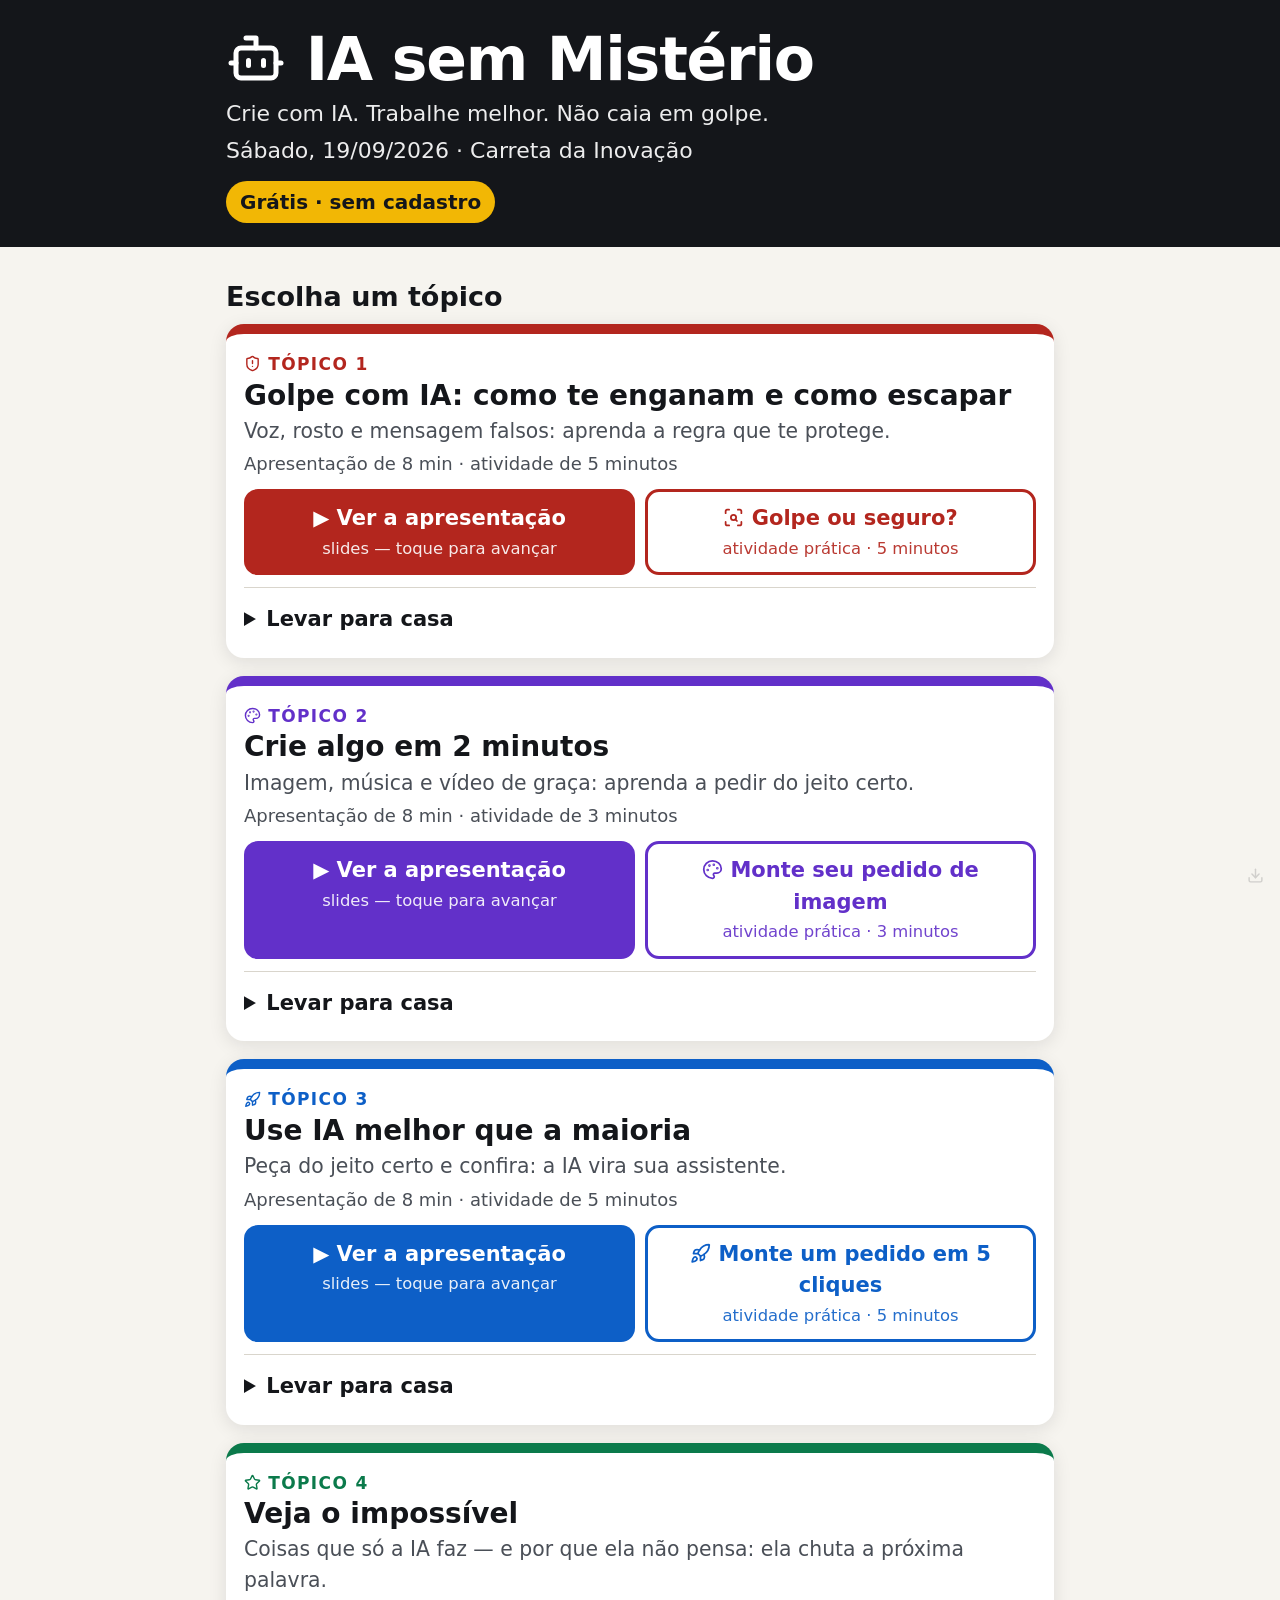
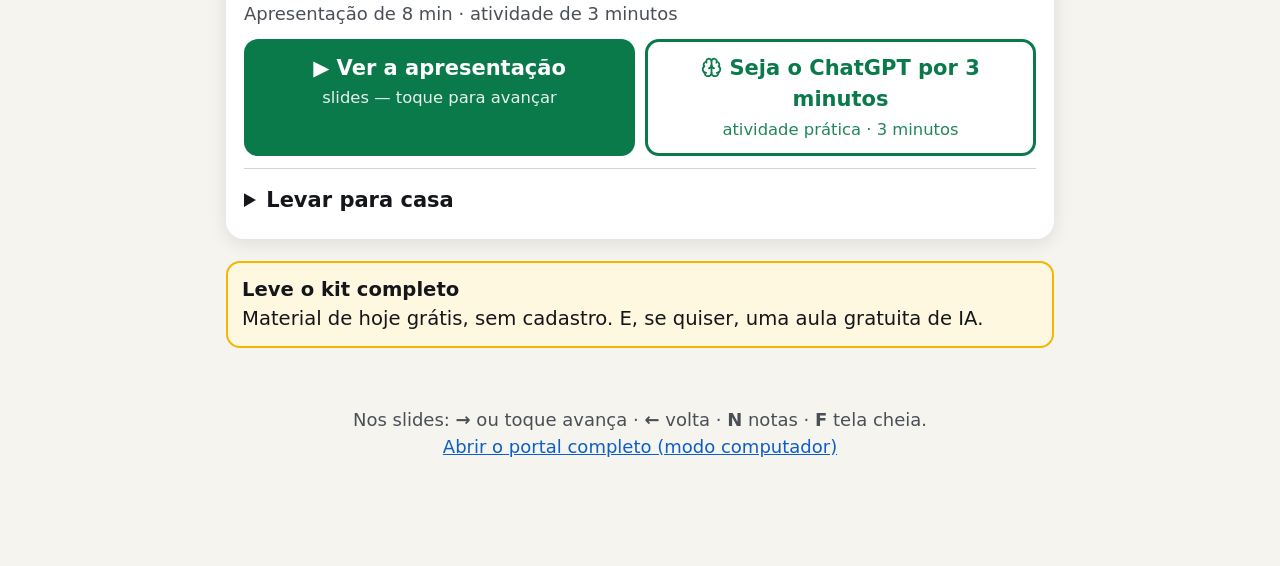
<file: index.html>
<!DOCTYPE html>
<html lang="pt-BR">
<head>
  <meta charset="utf-8">
  <meta name="viewport" content="width=device-width, initial-scale=1">
  <meta name="theme-color" content="#14161A">
  <link rel="icon" href="data:,">
  <title>IA sem Mistério — apresentações e atividades</title>
  <link rel="stylesheet" href="04-apps/shared/estilo.css">
  <link rel="stylesheet" href="04-apps/shared/animacoes.css">
  <style>
    body { margin: 0; }
    .heroi { background: var(--texto); color: #fff; padding: 28px 0 24px; }
    .heroi .in { max-width: 860px; margin: 0 auto; padding: 0 16px; }
    .heroi h1 { font-size: clamp(2rem, 8vw, 3rem); margin: 0 0 6px; line-height: 1.05; }
    .heroi p { margin: 4px 0 0; font-size: 1.1rem; opacity: .92; }
    .heroi .grat { display: inline-block; margin-top: 14px; background: var(--destaque); color: var(--texto); font-weight: 800; padding: 6px 14px; border-radius: 999px; font-size: 1rem; opacity: 1; }
    main { max-width: 860px; margin: 0 auto; padding: 8px 16px 48px; }
    h2.sec { font-size: 1.35rem; margin: 26px 0 12px; }
    .topico { background: var(--superficie); border-radius: 18px; border-top: 10px solid var(--cor); box-shadow: var(--sombra); padding: 18px 18px 16px; margin: 0 0 18px; }
    .topico .num { font-size: .85rem; font-weight: 800; letter-spacing: .08em; text-transform: uppercase; color: var(--cor); }
    .topico h3 { font-size: 1.4rem; margin: 2px 0 4px; line-height: 1.15; }
    .topico .desc { margin: 0 0 4px; color: var(--texto-suave); font-size: 1.02rem; }
    .topico .meta { font-size: .9rem; color: var(--texto-suave); margin: 0 0 12px; }
    .acoes { display: grid; grid-template-columns: 1fr; gap: 10px; }
    @media (min-width: 620px) { .acoes { grid-template-columns: 1fr 1fr; } }
    .acoes a { background: var(--cor); color: #fff; text-decoration: none; font-weight: 800; text-align: center; padding: 14px 16px; border-radius: 14px; font-size: 1.05rem; display: block; }
    .acoes a.sec2 { background: #fff; color: var(--cor); border: 3px solid var(--cor); padding: 11px 16px; }
    .acoes a small { display: block; font-weight: 500; opacity: .9; font-size: .82rem; margin-top: 2px; }
    details { margin-top: 12px; border-top: 1px solid var(--borda); padding-top: 10px; }
    summary { cursor: pointer; font-weight: 800; font-size: 1.05rem; padding: 6px 0; }
    .frase { font-size: 1.15rem; font-weight: 800; margin: 10px 0 12px; line-height: 1.3; }
    .rot { font-size: .8rem; font-weight: 800; letter-spacing: .06em; text-transform: uppercase; color: var(--texto-suave); margin: 14px 0 6px; }
    .passos { display: flex; flex-wrap: wrap; gap: 6px; }
    .passos span { border: 2px solid var(--cor); color: var(--cor); font-weight: 800; border-radius: 999px; padding: 4px 12px; font-size: .95rem; }
    .nota { margin: 8px 0 0; font-size: .95rem; color: var(--texto-suave); }
    .links { display: grid; gap: 8px; }
    .ferr { display: flex; align-items: center; gap: 12px; text-decoration: none; color: var(--texto); background: var(--fundo); border: 2px solid var(--borda); border-radius: 14px; padding: 12px 14px; min-height: 60px; }
    .ferr:hover, .ferr:focus-visible { border-color: var(--cor); }
    .ferr:focus-visible { outline: 4px solid var(--destaque); outline-offset: 2px; }
    .ferr .ico { flex: none; width: 34px; height: 34px; border-radius: 50%; background: var(--cor); color: #fff; display: flex; align-items: center; justify-content: center; font-weight: 800; font-size: 1.1rem; }
    .ferr .ico .ico-svg { width: 20px; height: 20px; }
    .ferr .seta-pulsa { flex: none; margin-left: auto; padding-left: 4px; color: var(--cor); font-size: 1.35rem; font-weight: 800; line-height: 1; }
    /* Ao abrir o "Levar para casa", os blocos entram em sequência (o atraso de cada um vem em --atraso).
       A animação nasce com o [open], então roda a cada abertura; animacoes.css fornece o keyframe e o easing. */
    details[open] .seq { animation: an-sobe .6s var(--anim-suave) var(--atraso, 0s) backwards; }
    @media (prefers-reduced-motion: reduce) { details[open] .seq { animation: none; } }
    .ferr strong { display: block; font-size: 1.05rem; line-height: 1.2; }
    .ferr small { display: block; color: var(--texto-suave); font-size: .88rem; margin-top: 1px; }
    .aviso { background: #fff8e1; border: 2px solid var(--destaque); border-radius: 14px; padding: 12px 14px; margin: 22px 0 0; font-size: .98rem; }
    .rodape { margin-top: 30px; font-size: .9rem; color: var(--texto-suave); }
    .rodape a { color: var(--link); }
  </style>
</head>
<body>
  <header class="heroi">
    <div class="in">
      <h1>🤖 IA sem Mistério</h1>
      <p id="slogan"></p>
      <p id="quando"></p>
      <span class="grat">Grátis · sem cadastro</span>
    </div>
  </header>

  <main>
    <h2 class="sec">Escolha um tópico</h2>
    <div id="topicos"></div>

    <div class="aviso" id="oferta" hidden></div>

    <p class="rodape">
      Nos slides: <b>→</b> ou toque avança · <b>←</b> volta · <b>N</b> notas · <b>F</b> tela cheia.<br>
      <a href="04-apps/portal/index.html">Abrir o portal completo (modo computador)</a>
    </p>
  </main>

  <script src="04-apps/shared/config.js"></script>
  <script src="04-apps/shared/icones.js"></script>
  <script src="04-apps/shared/baixar-offline.js"></script>
  <script src="04-apps/shared/dados-ferramentas.js"></script>
  <script src="04-apps/portal/dados-trilhas.js"></script>
  <script src="05-apresentacao/shows.dados.js"></script>
  <script>
  (function () {
    "use strict";
    var EV = window.EVENTO || {};
    var P = (window.TRILHAS_PORTAL || {}).trilhas || {};
    var SHOWS = window.SHOWS || {};
    var FER = {}; (window.FERRAMENTAS || []).forEach(function (f) { FER[f.id] = f; });

    function el(tag, attrs, filhos) {
      var n = document.createElement(tag);
      Object.keys(attrs || {}).forEach(function (k) {
        if (k === "class") n.className = attrs[k]; else if (k === "text") n.textContent = attrs[k];
        else if (attrs[k] !== null && attrs[k] !== undefined) n.setAttribute(k, attrs[k]);
      });
      [].concat(filhos || []).forEach(function (f) { if (f) n.appendChild(typeof f === "string" ? document.createTextNode(f) : f); });
      return n;
    }

    // Trilha ↔ tópico (mesma ordem dos slides) e cor de cada uma
    var TOPICOS = [
      { n: 1, trilha: "perigos",       icone: "🛡️", cor: "var(--perigos)" },
      { n: 2, trilha: "generativa",    icone: "🎨", cor: "var(--generativa)" },
      { n: 3, trilha: "produtividade", icone: "🚀", cor: "var(--produtividade)" },
      { n: 4, trilha: "incriveis",     icone: "⭐", cor: "var(--incriveis)" }
    ];

    // Nome curto + uma linha para cada link (as URLs vêm do catálogo do projeto)
    var LINK = {
      "teste-phishing-jigsaw": ["Teste de phishing (Google)", "Golpe ou verdadeiro?"],
      "which-face-is-real":    ["Which Face Is Real", "Qual rosto é de verdade?"],
      "duck-ai":               ["Duck.ai", "Converse com a IA"],
      "bing-image-creator":    ["Bing Image Creator", "Crie imagens · login opcional"],
      "flux-schnell":          ["FLUX.1 schnell", "Crie imagens · pode ter fila"],
      "ai-duet":               ["AI Duet", "Toque e a IA responde · no computador"],
      "chatgpt-sem-login":     ["ChatGPT", "Converse com a IA"],
      "quick-draw":            ["Quick, Draw!", "Você desenha, a IA adivinha"],
      "plantnet":              ["Pl@ntNet", "Foto de planta → nome"]
    };
    var LEVAR = {
      perigos:       { passos: ["PRESSA?", "DESLIGA", "LIGA DE VOLTA", "PERGUNTA A PALAVRA"], nota: "Ligue de OUTRO telefone, se puder. Senha e código: ninguém pede, ninguém dá.",
                       links: ["teste-phishing-jigsaw", "which-face-is-real"] },
      generativa:    { passos: ["O QUÊ", "QUE ESTILO", "ONDE", "QUE DETALHES"], links: ["bing-image-creator", "flux-schnell", "ai-duet"] },
      produtividade: { passos: ["P Papel", "E Explique", "D Detalhe", "I Indique", "R Revise"], links: ["chatgpt-sem-login", "duck-ai"] },
      incriveis:     { links: ["quick-draw", "which-face-is-real", "plantnet"] }
    };

    document.getElementById("slogan").textContent = EV.slogan || "";
    document.getElementById("quando").textContent = [EV.data, EV.local].filter(Boolean).join(" · ");

    var raiz = document.getElementById("topicos");
    TOPICOS.forEach(function (t) {
      var d = P[t.trilha] || {}, s = SHOWS[String(t.n)] || {}, lev = d.levar || {}, fz = d.fazer || {};
      var card = el("section", { class: "topico", style: "--cor:" + t.cor });
      card.appendChild(el("div", { class: "num", text: t.icone + " Tópico " + t.n }));
      card.appendChild(el("h3", { text: s.titulo || d.titulo || "" }));
      if (d.descricao) card.appendChild(el("p", { class: "desc", text: d.descricao }));
      card.appendChild(el("p", { class: "meta", text: "Apresentação de 8 min" + (fz.duracao ? " · atividade de " + fz.duracao : "") }));

      var acoes = el("div", { class: "acoes" }, [
        el("a", { href: "05-apresentacao/slides.html?show=" + t.n }, ["▶ Ver a apresentação", el("small", { text: "slides — toque para avançar" })]),
        fz.app ? el("a", { class: "sec2", href: "04-apps/" + fz.app + "/index.html" }, [(fz.emoji || "🎮") + " " + (fz.titulo || "Atividade"), el("small", { text: "atividade prática" + (fz.duracao ? " · " + fz.duracao : "") })]) : null
      ]);
      card.appendChild(acoes);

      // Levar para casa: frase curta + regra em uma linha + links grandes
      var lv = LEVAR[t.trilha] || {};
      var det = el("details", {}, [el("summary", { text: "Levar para casa" })]);
      // Cada bloco recebe class "seq" + atraso crescente: entram um após o outro quando o acordeão abre
      var relogio = 0;
      function seq(passo) { var a = "--atraso:" + relogio.toFixed(2) + "s"; relogio += passo; return a; }
      if (lev.fraseChave) det.appendChild(el("p", { class: "frase seq", style: seq(.15), text: lev.fraseChave }));
      if (lv.passos) {
        det.appendChild(el("div", { class: "rot seq", style: seq(.1), text: "A regra" }));
        det.appendChild(el("div", { class: "passos" }, lv.passos.map(function (x) { return el("span", { class: "seq", style: seq(.08), text: x }); })));
        if (lv.nota) det.appendChild(el("p", { class: "nota seq", style: seq(.15), text: lv.nota }));
      }
      var itens = (lv.links || []).map(function (id) { var f = FER[id], x = LINK[id]; return f && x ? { url: f.url, nome: x[0], sub: x[1] } : null; }).filter(Boolean);
      if (itens.length) {
        det.appendChild(el("div", { class: "rot seq", style: seq(.1), text: "Para testar no celular" }));
        // Link: ícone do site (globo) à esquerda e seta pulsante à direita
        det.appendChild(el("div", { class: "links" }, itens.map(function (f) {
          var ico = el("span", { class: "ico", "aria-hidden": "true" });
          ico.innerHTML = window.IAIcones ? window.IAIcones.svg("globe") : "";
          return el("a", { class: "ferr seq", style: seq(.12), href: f.url, target: "_blank", rel: "noopener noreferrer" }, [
            ico,
            el("span", {}, [el("strong", { text: f.nome }), el("small", { text: f.sub })]),
            el("span", { class: "seta-pulsa", "aria-hidden": "true", text: "↗" })
          ]);
        })));
      }
      card.appendChild(det);
      raiz.appendChild(card);
    });

    var of = EV.oferta || {};
    var partes = [of.titulo, of.texto].filter(Boolean);
    if (partes.length) {
      var caixa = document.getElementById("oferta");
      caixa.appendChild(el("b", { text: partes[0] }));
      if (partes[1]) caixa.appendChild(el("div", { text: partes[1] }));
      if (of.aulaGratuita && !/A DEFINIR/i.test(of.aulaGratuita)) caixa.appendChild(el("div", { text: of.aulaGratuita }));
      caixa.hidden = false;
    }
  })();
  </script>
</body>
</html>
</file>
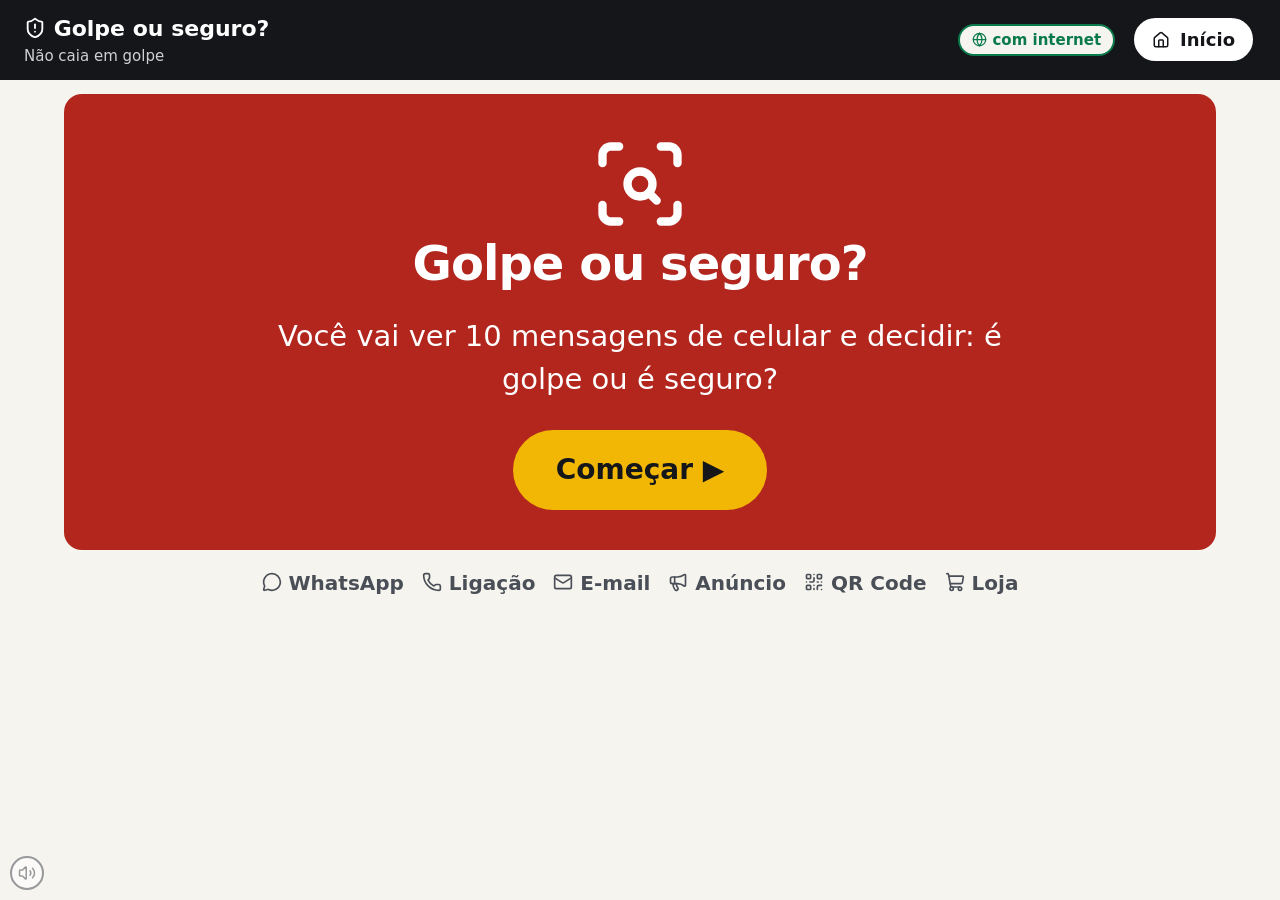
<file: 04-apps/detector-de-golpes/index.html>
<!DOCTYPE html>
<html lang="pt-BR">
<head>
  <meta charset="utf-8">
  <meta name="viewport" content="width=device-width, initial-scale=1">
  <title>Golpe ou seguro? — Não caia em golpe</title>
  <link rel="stylesheet" href="../shared/estilo.css">
  <link rel="stylesheet" href="../shared/animacoes.css">
  <style>
    .conteudo { padding-top: 14px; padding-bottom: 14px; }

    /* ---------- Início ---------- */
    .inicio-faixa { padding: 40px 24px; }
    .inicio-faixa .icone-grande { font-size: 5rem; line-height: 1; }
    .inicio-faixa p { font-size: 1.45rem; max-width: 780px; margin: 0 auto 28px; }
    .inicio-exemplo { display: flex; justify-content: center; gap: 18px; margin-top: 18px; color: var(--texto-suave); font-weight: 700; }

    /* ---------- Rodada ---------- */
    .rodada-topo { display: flex; align-items: center; gap: 16px; margin-bottom: 8px; }
    .rodada-topo h2 { margin: 0; font-size: 1.3em; white-space: nowrap; }
    .rodada-topo .progresso { flex: 1; margin: 0; }
    .rodada-topo .btn { min-height: 48px; padding: 6px 18px; font-size: .95rem; }
    .situacao {
      max-width: 880px; margin: 0 auto 10px; padding: 6px 14px;
      background: var(--cor-clara); border-left: 8px solid var(--cor); border-radius: 10px;
      font-weight: 600; line-height: 1.35;
    }
    .palco { display: flex; justify-content: center; margin-bottom: 14px; }
    .respostas { display: grid; grid-template-columns: 1fr 1fr; gap: 22px; max-width: 880px; margin: 0 auto; }
    .btn-resposta { min-height: 92px; font-size: 1.75rem; border-radius: 22px; letter-spacing: .03em; color: #fff; }
    .btn-resposta .ico { font-size: 2.1rem; }
    .btn-resposta.golpe { background: var(--errado); }
    .btn-resposta.seguro { background: var(--certo); }
    body.simples .btn-resposta { min-height: 104px; font-size: 2rem; }

    /* ---------- Balão (visual de cada canal) ---------- */
    .balao {
      width: 100%; max-width: 880px; text-align: left; font-size: .95em; line-height: 1.42;
      background: #fff; border: 2px solid var(--borda); border-radius: 18px; overflow: hidden; box-shadow: var(--sombra);
    }
    .balao .cab { display: flex; align-items: center; gap: 12px; padding: 8px 16px; }
    .balao .avatar {
      width: 44px; height: 44px; flex: none; border-radius: 50%; background: #fff;
      display: flex; align-items: center; justify-content: center; font-size: 1.5rem;
    }
    .balao .nome { font-weight: 800; line-height: 1.2; }
    .balao .sub { font-size: .78em; line-height: 1.25; }
    .balao .corpo { padding: 12px 16px; }
    .aviso-numero { display: inline-block; margin-top: 2px; padding: 1px 10px; border-radius: 999px; background: #FFE082; color: #3A2A00; font-weight: 800; }
    .hora { display: block; text-align: right; font-size: .72em; color: #5B6470; margin-top: 2px; }
    .rot-transcricao { font-size: .72em; font-weight: 800; letter-spacing: .04em; text-transform: uppercase; color: #4A4F57; margin-top: 6px; }
    .transcrito { font-style: italic; }

    /* WhatsApp */
    .balao.zap .cab { background: #1F5E54; color: #fff; }
    .balao.zap .corpo { background: #ECE5DD; }
    .balao.zap .msg { background: #fff; border-radius: 4px 14px 14px 14px; padding: 8px 12px; max-width: 94%; box-shadow: 0 1px 1px rgba(0,0,0,.12); }
    .encaminhado { font-size: .78em; color: #5B6470; font-style: italic; margin-bottom: 4px; }
    .audio { display: flex; align-items: center; gap: 10px; font-weight: 800; color: #1F5E54; }
    .audio .play { width: 34px; height: 34px; border-radius: 50%; background: #1F5E54; color: #fff; display: flex; align-items: center; justify-content: center; font-size: .9em; }
    .audio .onda { flex: 1; min-width: 120px; height: 20px; border-radius: 4px; background: repeating-linear-gradient(90deg, #6E9E96 0 3px, transparent 3px 7px); }
    .video-falso { display: flex; align-items: center; justify-content: center; gap: 10px; height: 64px; margin-bottom: 6px; border-radius: 10px; background: #26292E; color: #fff; font-weight: 800; }
    .anexo { display: inline-block; margin-bottom: 6px; padding: 4px 10px; border-radius: 8px; background: #F1F3F4; font-weight: 700; font-size: .85em; }

    /* SMS */
    .balao.sms .cab { background: #EEF1F5; border-bottom: 1px solid var(--borda); }
    .balao.sms .avatar { background: #D5DBE3; }
    .balao.sms .msg { background: #E6EAF0; border-radius: 16px 16px 16px 4px; padding: 10px 14px; max-width: 94%; }

    /* Ligação */
    .balao.ligacao { background: #15202B; color: #fff; border-color: #15202B; }
    .balao.ligacao .cab { padding: 10px 18px; }
    .balao.ligacao .tel { font-size: 2.3em; line-height: 1; animation: tocar 1.2s infinite; }
    .balao.ligacao .corpo { margin: 0 12px 12px; border-radius: 12px; background: #fff; color: var(--texto); }
    .balao.ligacao .botoes-tel { margin-left: auto; display: flex; gap: 10px; font-size: 1.3em; }
    .balao.ligacao .botoes-tel span { width: 44px; height: 44px; border-radius: 50%; display: flex; align-items: center; justify-content: center; }
    @keyframes tocar { 0%, 100% { transform: rotate(0); } 20% { transform: rotate(-14deg); } 40% { transform: rotate(14deg); } 60% { transform: rotate(0); } }

    /* E-mail */
    .balao.email .cab { display: block; background: #F3F4F6; border-bottom: 1px solid var(--borda); }
    .balao.email .de { font-size: .85em; }
    .balao.email .assunto { font-weight: 800; }

    /* Anúncio */
    .balao.anuncio .cab { border-bottom: 1px solid var(--borda); }
    .balao.anuncio .avatar { background: #F1F3F4; }
    .grade-anuncio { display: grid; grid-template-columns: 190px 1fr; gap: 14px; align-items: center; padding: 12px 16px; }
    .midia-falsa {
      position: relative; height: 150px; border-radius: 12px; font-size: 3.6em;
      display: flex; align-items: center; justify-content: center;
      background: linear-gradient(135deg, #FFD9A8, #F28B82);
    }
    .midia-falsa .legenda { position: absolute; left: 6px; right: 6px; bottom: 6px; padding: 2px 6px; border-radius: 6px; background: rgba(0,0,0,.7); color: #fff; font-size: .72rem; font-weight: 800; text-align: center; line-height: 1.25; }
    .cta-falso { display: inline-block; margin-top: 6px; padding: 3px 14px; border-radius: 8px; background: #0D5FC7; color: #fff; font-weight: 800; font-size: .85em; }

    /* QR Code */
    .grade-qr { display: grid; grid-template-columns: 1fr 1fr; gap: 16px; align-items: center; padding: 12px 16px; }
    .cartaz { padding: 8px; text-align: center; background: #FFF7D6; border: 3px dashed #9A7A00; border-radius: 12px; }
    .cartaz .titulo-cartaz { font-weight: 900; font-size: 1.1em; }
    .cartaz .aviso-cartaz { font-weight: 800; font-size: .8em; color: #7A1C15; }
    .qr-falso { width: 104px; height: 104px; margin: 6px auto; padding: 5px; background: #fff; border: 2px solid #000; display: grid; grid-template-columns: repeat(11, 1fr); }
    .qr-falso i.p { background: #000; }
    .tela-banco { padding: 10px 14px; border: 3px solid #2B2F77; border-radius: 16px; background: #fff; }
    .tela-banco .valor { font-size: 1.5em; font-weight: 900; }
    .tela-banco .para { font-size: 1.15em; font-weight: 800; }
    .tela-banco .falso-btn { display: inline-block; margin-top: 6px; padding: 2px 14px; border-radius: 999px; background: #2B2F77; color: #fff; font-weight: 800; font-size: .85em; }

    /* Loja */
    .balao.loja .cab { background: #F3F4F6; border-bottom: 1px solid var(--borda); font-size: .85em; }
    .barra-endereco { flex: 1; padding: 2px 12px; border: 1px solid var(--borda); border-radius: 999px; background: #fff; }
    .grade-loja { display: grid; grid-template-columns: 150px 1fr; gap: 14px; align-items: center; padding: 10px 16px; }
    .foto-produto { height: 130px; border-radius: 12px; font-size: 4em; display: flex; align-items: center; justify-content: center; background: linear-gradient(135deg, #E3EEFC, #C3D4F2); }
    .produto { font-weight: 800; }
    .estrelas { color: #8A5A00; font-size: .85em; }
    .preco-antigo { text-decoration: line-through; color: var(--texto-suave); font-size: .85em; }
    .preco { font-size: 1.45em; font-weight: 900; color: #0B7A4B; line-height: 1.1; }
    .selo-loja { display: inline-block; padding: 1px 10px; border-radius: 8px; background: #FDE8E6; color: #7A1C15; font-weight: 800; font-size: .82em; }
    .selo-loja.ok { background: #E2F5EC; color: #0B5A38; }
    .desc-loja { font-size: .86em; margin-top: 4px; }

    /* App */
    .balao.app .cab { background: #2B2F77; color: #fff; }
    .notificacao { padding: 10px 14px; border: 2px solid #2B2F77; border-radius: 14px; background: #F2F3FF; }
    .notificacao .tit { font-weight: 800; }

    /* Versão compacta (tela de explicação) */
    .balao.compacto { font-size: .8em; box-shadow: none; }
    .balao.compacto .avatar { width: 34px; height: 34px; font-size: 1.15rem; }
    .balao.compacto .cab { padding: 6px 12px; }
    .balao.compacto .corpo { padding: 8px 12px; }
    .balao.compacto .grade-anuncio { grid-template-columns: 110px 1fr; padding: 8px 12px; }
    .balao.compacto .midia-falsa { height: 100px; font-size: 2.4em; }
    .balao.compacto .grade-loja { grid-template-columns: 90px 1fr; padding: 8px 12px; }
    .balao.compacto .foto-produto { height: 90px; font-size: 2.6em; }
    .balao.compacto .grade-qr { gap: 10px; padding: 8px 12px; }
    .balao.compacto .qr-falso { width: 76px; height: 76px; }
    .balao.compacto .video-falso { height: 44px; }
    .balao.compacto.ligacao .tel { font-size: 1.8em; }
    .balao.compacto.ligacao .botoes-tel { display: none; }

    /* ---------- Explicação (feedback) ---------- */
    .fb-grade { display: grid; grid-template-columns: minmax(0, 40fr) minmax(0, 60fr); gap: 22px; align-items: start; }
    .rotulo-col { font-size: .8rem; font-weight: 800; letter-spacing: .05em; text-transform: uppercase; color: var(--texto-suave); margin: 0 0 4px; }
    .fb-grade .situacao { font-size: .82em; margin-bottom: 6px; border-left-width: 6px; }
    #fb-resultado.feedback { margin: 0 0 4px; padding: 6px 14px; border-width: 3px; }
    #fb-resultado .titulo { font-size: 1.5em; line-height: 1.15; margin: 0; }
    #fb-resultado .voce { font-size: .85em; font-weight: 600; line-height: 1.3; }
    .fb-tit { font-weight: 800; margin: 2px 0 0; line-height: 1.3; }
    .alerta-lista.fb-sinais li { padding: 2px 0 2px 34px; font-size: .92em; line-height: 1.3; }
    .alerta-lista.fb-sinais li::before { top: 1px; font-size: 1.05rem; }
    .fazer { margin-top: 6px; padding: 5px 12px; border: 3px solid var(--cor); border-radius: 14px; background: #fff; font-size: .92em; line-height: 1.35; }
    .fazer strong { color: var(--cor); }
    .selo-ia { margin-top: 6px; padding: 4px 12px; border: 2px solid #6230C9; border-radius: 12px; background: #EEE6FD; color: #33186F; font-size: .85em; font-weight: 600; line-height: 1.3; }
    .fb-acoes { display: flex; justify-content: flex-end; align-items: center; gap: 12px; margin-top: 8px; }
    .fb-acoes .btn { min-height: 64px; padding: 8px 28px; }
    .fb-acoes .btn.cor { font-size: 1.3rem; }
    body.simples .fb-acoes .btn { min-height: 72px; }
    .balao.compacto.zap .cab > div:last-child { display: none; }

    /* ---------- Resultado ---------- */
    .placar { font-size: 2.6em; font-weight: 900; line-height: 1.1; margin: 0 0 4px; }
    .placar .num { color: var(--cor); }
    .faixa-msg { font-size: 1.2em; margin: 0 auto 14px; max-width: 900px; }
    .regra {
      max-width: 980px; margin: 0 auto; padding: 16px 20px; border-radius: var(--raio);
      background: var(--cor); color: #fff; text-align: center;
    }
    .regra .passos-regra { display: flex; flex-wrap: wrap; justify-content: center; gap: 8px 14px; font-size: 1.6em; font-weight: 900; line-height: 1.2; }
    .regra .passos-regra span { white-space: nowrap; }
    .regra .seta { opacity: .75; }
    .regra .rodape-regra { margin-top: 8px; font-size: 1.1em; font-weight: 700; }
    .dica-med { max-width: 980px; margin: 12px auto 0; font-size: .95em; text-align: center; }
    .acoes-fim { display: flex; justify-content: center; gap: 18px; margin-top: 16px; }

    /* ---------- Tela alta (quiosque 1366×768 a 100%): letras e botões maiores ----------
       O layout acima é o compacto (cabe em ~614 px de altura); este bloco usa a sobra. */
    @media (min-height: 700px) {
      .rodada-topo { margin-bottom: 12px; }
      .situacao { font-size: 1.06em; padding: 8px 16px; margin-bottom: 14px; }
      .balao { font-size: 1.08em; }
      .palco { margin-bottom: 20px; }
      .btn-resposta { min-height: 112px; font-size: 2.05rem; }
      body.simples .btn-resposta { min-height: 120px; font-size: 2.2rem; }
      .balao.compacto { font-size: .86em; }
      .fb-grade .situacao { font-size: .88em; }
      #fb-resultado .titulo { font-size: 1.65em; }
      .fb-tit { margin-top: 6px; }
      .alerta-lista.fb-sinais li { padding: 4px 0 4px 36px; font-size: 1em; }
      .fazer, .selo-ia { margin-top: 10px; font-size: 1em; }
      .fb-acoes { margin-top: 14px; }
      .fb-acoes .btn { min-height: 72px; }
      .placar { font-size: 2.9em; }
      .regra .passos-regra { font-size: 1.8em; }
    }

    /* ---------- Celular (390 px): cabeçalho da rodada quebra linha e botões GOLPE/SEGURO cabem lado a lado ---------- */
    @media (max-width: 640px) {
      .inicio-exemplo { flex-wrap: wrap; gap: 8px 14px; }
      .rodada-topo { flex-wrap: wrap; gap: 8px 12px; }
      .rodada-topo .progresso { flex: 1 1 100%; order: 3; }
      .respostas { gap: 12px; }
      .btn-resposta, body.simples .btn-resposta { min-height: 84px; font-size: 1.3rem; padding: 10px 8px; gap: 6px; }
      .btn-resposta .ico { font-size: 1.6rem; }
    }
  </style>
</head>
<body class="t-perigos">
  <main class="conteudo">

    <!-- 1. INÍCIO -->
    <section class="tela ativa" id="tela-inicio">
      <div class="faixa centro inicio-faixa">
        <div class="icone-grande">🕵️</div>
        <h1>Golpe ou seguro?</h1>
        <p id="inicio-frase">Você vai ver 10 mensagens de celular e decidir: é golpe ou é seguro?</p>
        <button class="btn destaque grande" id="btn-comecar" type="button">Começar ▶</button>
      </div>
      <div class="inicio-exemplo">
        <span>💬 WhatsApp</span><span>📞 Ligação</span><span>✉️ E-mail</span><span>📢 Anúncio</span><span>🔳 QR Code</span><span>🛒 Loja</span>
      </div>
    </section>

    <!-- 2. RODADA -->
    <section class="tela" id="tela-rodada">
      <div class="rodada-topo">
        <h2 id="rodada-titulo">Mensagem 1 de 10</h2>
        <div class="progresso" id="rodada-progresso"></div>
        <span id="rodada-ouvir"></span>
      </div>
      <div class="situacao oculto" id="rodada-situacao"></div>
      <div class="palco" id="rodada-palco"></div>
      <div class="respostas">
        <button class="btn btn-resposta golpe" id="btn-golpe" type="button"><span class="ico" aria-hidden="true">🚩</span> GOLPE</button>
        <button class="btn btn-resposta seguro" id="btn-seguro" type="button"><span class="ico" aria-hidden="true">✅</span> SEGURO</button>
      </div>
    </section>

    <!-- 3. EXPLICAÇÃO -->
    <section class="tela" id="tela-feedback">
      <div class="fb-grade">
        <div>
          <p class="rotulo-col">A mensagem</p>
          <div class="situacao oculto" id="fb-situacao"></div>
          <div id="fb-palco"></div>
        </div>
        <div>
          <div class="feedback" id="fb-resultado"></div>
          <p class="fb-tit" id="fb-sinais-tit"></p>
          <ul class="alerta-lista fb-sinais" id="fb-sinais"></ul>
          <div class="fazer" id="fb-fazer"></div>
          <div class="selo-ia oculto" id="fb-ia"></div>
          <div class="fb-acoes">
            <span id="fb-ouvir"></span>
            <button class="btn cor grande" id="btn-proxima" type="button">Próxima ▶</button>
          </div>
        </div>
      </div>
    </section>

    <!-- 4. RESULTADO -->
    <section class="tela centro" id="tela-resultado">
      <p class="placar" id="res-placar"></p>
      <h2 id="res-titulo" style="margin-bottom:4px"></h2>
      <p class="faixa-msg" id="res-texto"></p>
      <div class="regra">
        <div style="font-weight:800; margin-bottom:6px">A regra que funciona com qualquer golpe:</div>
        <div class="passos-regra">
          <span>PRESSA?</span><span class="seta" aria-hidden="true">▶</span>
          <span>DESLIGA</span><span class="seta" aria-hidden="true">▶</span>
          <span>LIGA DE VOLTA</span><span class="seta" aria-hidden="true">▶</span>
          <span>PERGUNTA A PALAVRA</span>
        </div>
        <div class="rodape-regra">Senha e código: ninguém pede, ninguém dá.</div>
      </div>
      <p class="dica-med" id="res-ia"></p>
      <p class="dica-med" style="margin-top:4px">Caiu num golpe de Pix? Avise o banco na hora e peça a <strong>contestação no app do banco (MED)</strong>. Depois, faça o <strong>B.O. on-line da Polícia Civil do PR</strong>.</p>
      <div class="acoes-fim">
        <button class="btn claro grande" id="btn-de-novo" type="button">↺ Jogar de novo</button>
        <button class="btn destaque grande" id="btn-continuar" type="button">Continuar ▶</button>
      </div>
    </section>

  </main>

  <script src="../shared/config.js"></script>
  <script src="../shared/icones.js"></script>
  <script src="../shared/util.js"></script>
  <script src="../shared/efeitos.js"></script>
  <script src="cenarios.dados.js"></script>
  <script src="app.js"></script>
</body>
</html>
</file>
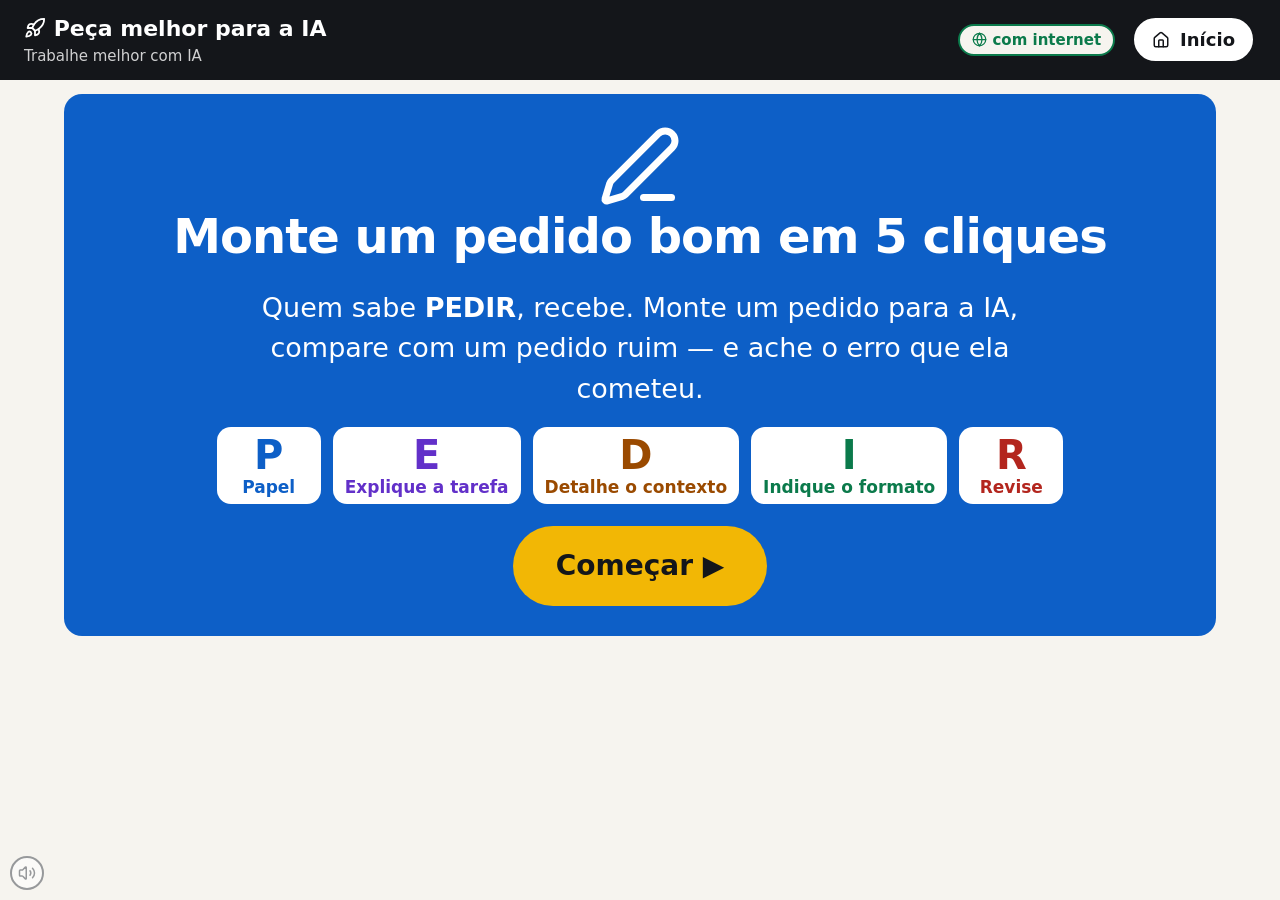
<file: 04-apps/mestre-do-prompt/index.html>
<!DOCTYPE html>
<html lang="pt-BR">
<head>
  <meta charset="utf-8">
  <meta name="viewport" content="width=device-width, initial-scale=1">
  <title>Peça melhor para a IA — Trabalhe melhor com IA</title>
  <link rel="stylesheet" href="../shared/estilo.css">
  <link rel="stylesheet" href="../shared/animacoes.css">
  <style>
    .conteudo { padding-top: 14px; padding-bottom: 14px; }

    /* Cores das letras P·E·D·I·R (sempre com letra e rótulo: não depende só de cor) */
    .c-P { --letra: #0D5FC7; --letra-clara: #E3EEFC; }
    .c-E { --letra: #6230C9; --letra-clara: #EEE6FD; }
    .c-D { --letra: #9A4A00; --letra-clara: #FFF1E0; }
    .c-I { --letra: #0B7A4B; --letra-clara: #E2F5EC; }
    .c-R { --letra: #B3261E; --letra-clara: #FDE8E6; }

    /* ---------- Início ---------- */
    .inicio-faixa { padding: 30px 24px; }
    .inicio-faixa .icone-grande { font-size: 4.2rem; line-height: 1; }
    .inicio-faixa p { font-size: 1.35rem; max-width: 800px; margin: 0 auto 18px; }
    .sigla { display: flex; justify-content: center; gap: 12px; margin: 0 0 22px; flex-wrap: wrap; }
    .sigla .l { background: #fff; color: var(--letra); border-radius: 14px; padding: 6px 12px; min-width: 104px; text-align: center; font-weight: 700; font-size: .85rem; line-height: 1.2; }
    .sigla .l b { display: block; font-size: 2rem; font-weight: 900; line-height: 1.1; }

    /* ---------- Cabeçalho dos passos ---------- */
    .cab-passo { display: flex; align-items: center; gap: 16px; margin-bottom: 6px; }
    .cab-passo h2 { flex: 1; margin: 0; font-size: 1.45em; line-height: 1.2; }
    .cab-passo h2 .letra-tit { color: var(--letra); }
    .pedir { display: flex; gap: 6px; flex: none; }
    .pedir .l { width: 58px; text-align: center; font-size: .62rem; font-weight: 800; line-height: 1.1; color: var(--texto-suave); }
    .pedir .l b {
      display: flex; align-items: center; justify-content: center; width: 58px; height: 38px; margin-bottom: 2px;
      border: 3px solid var(--letra); border-radius: 10px; background: #fff; color: var(--letra); font-size: 1.25rem; font-weight: 900;
    }
    .pedir .l.feito b { background: var(--letra-clara); }
    .pedir .l.feito b::after { content: "✓"; font-size: .8rem; margin-left: 2px; }
    .pedir .l.atual b { background: var(--letra); color: #fff; box-shadow: 0 0 0 3px var(--destaque); }
    .pedir .l.auto { opacity: .55; }
    .instrucao { margin: 0 0 12px; font-size: 1.05em; color: var(--texto-suave); }
    .recap { margin: 0 0 10px; font-weight: 700; }

    /* ---------- Opções (chips grandes) ---------- */
    .opcoes { display: grid; gap: 14px; }
    .opcoes.g2 { grid-template-columns: repeat(2, minmax(0, 1fr)); }
    .opcoes.g3 { grid-template-columns: repeat(3, minmax(0, 1fr)); }
    .opcoes.g4 { grid-template-columns: repeat(4, minmax(0, 1fr)); }
    .opcao {
      display: flex; align-items: center; gap: 12px; min-height: 84px; padding: 10px 16px;
      font: inherit; font-size: 1.05em; font-weight: 700; line-height: 1.25; text-align: left;
      color: var(--texto); background: #fff; border: 3px solid var(--borda); border-radius: 16px; cursor: pointer;
    }
    .opcao:hover { border-color: var(--letra); }
    .opcao:focus-visible { outline: 4px solid var(--destaque); outline-offset: 2px; }
    .opcao .ic { flex: none; font-size: 2rem; line-height: 1; }
    .opcao.vertical { flex-direction: column; justify-content: center; min-height: 138px; text-align: center; }
    .opcao.vertical .ic { font-size: 2.6rem; }
    .opcao .ic .ico-svg { color: var(--letra); }
    .opcao .marca { margin-left: auto; flex: none; font-size: .8rem; font-weight: 800; padding: 2px 10px; border-radius: 999px; background: var(--fundo); border: 2px solid var(--borda); }
    .opcao.marcado { border-color: var(--letra); background: var(--letra-clara); }
    .opcao.marcado .marca { background: var(--letra); border-color: var(--letra); color: #fff; }
    .opcao .rec { margin-left: auto; flex: none; font-size: .78rem; font-weight: 800; padding: 2px 10px; border-radius: 999px; background: var(--destaque); }
    .acoes-passo { display: flex; justify-content: space-between; align-items: center; gap: 12px; margin-top: 16px; }
    .acoes-passo .btn.claro { min-height: 56px; }
    .acoes-passo .btn, .acoes-fim .btn { white-space: nowrap; }
    #revise-acoes { margin-top: 12px; }

    /* ---------- Pedido montado ---------- */
    .pedido { background: #fff; border: 3px solid var(--texto); border-radius: 18px; padding: 6px 18px; }
    .parte { display: grid; grid-template-columns: 76px 1fr; gap: 12px; align-items: center; padding: 7px 0; border-bottom: 1px dashed var(--borda); }
    .parte:last-child { border-bottom: 0; }
    .parte .badge { display: flex; flex-direction: column; align-items: center; }
    .parte .badge b { display: flex; align-items: center; justify-content: center; width: 50px; height: 42px; border-radius: 10px; background: var(--letra); color: #fff; font-size: 1.5rem; font-weight: 900; }
    .parte .badge small { font-size: .62rem; font-weight: 800; letter-spacing: .03em; text-transform: uppercase; color: var(--letra); }
    .parte .txt { color: var(--letra); font-size: 1.15em; font-weight: 700; line-height: 1.35; }
    .parte .auto { font-size: .7em; font-weight: 600; color: var(--texto-suave); }
    .anexo-fonte { margin-top: 8px; padding: 6px 12px; border-radius: 10px; background: var(--fundo); font-size: .8em; line-height: 1.35; }
    .dica-papel { margin-top: 8px; font-size: .92em; font-weight: 600; }

    /* ---------- Comparação ---------- */
    .comparar { display: grid; grid-template-columns: minmax(0, 38fr) minmax(0, 62fr); gap: 16px; align-items: start; }
    .lado { background: #fff; border: 3px solid; border-radius: 16px; padding: 8px 14px 10px; }
    .lado.ruim { border-color: #6B7079; }
    .lado.bom { border-color: var(--certo); }
    .lado .tit { font-size: 1.1em; font-weight: 900; }
    .lado.ruim .tit .ico-svg { color: var(--errado); }
    .lado.bom .tit .ico-svg { color: var(--certo); }
    .lado .ped { margin: 2px 0 6px; font-size: .85em; color: var(--texto-suave); line-height: 1.35; }
    .resposta-ia { padding: 8px 12px; border-radius: 12px; background: var(--fundo); font-size: .95em; line-height: 1.45; }
    .rot-ia { font-size: .7rem; font-weight: 800; letter-spacing: .05em; text-transform: uppercase; color: var(--texto-suave); }
    .mini-partes { display: flex; flex-wrap: wrap; gap: 4px; }
    .mini-partes span { padding: 0 8px; border-radius: 999px; background: var(--letra); color: #fff; font-size: .72rem; font-weight: 800; }
    .nota-formato { margin-top: 6px; font-size: .8em; color: var(--texto-suave); }
    .alerta-erro { margin-top: 10px; text-align: center; font-weight: 700; }

    /* ---------- Revise ---------- */
    .status { min-height: 46px; margin-bottom: 10px; padding: 6px 14px; border: 3px solid var(--borda); border-radius: 12px; background: #fff; font-weight: 700; line-height: 1.35; }
    .status.certo { border-color: var(--certo); background: var(--certo-claro); }
    .status.errado { border-color: #9A7A00; background: #FFF8E1; }
    .revise { display: grid; grid-template-columns: minmax(0, 40fr) minmax(0, 60fr); gap: 16px; align-items: start; }
    .referencia { padding: 8px 14px; border: 3px solid #9A7A00; border-radius: 16px; background: #FFF8E1; font-size: .9em; line-height: 1.4; }
    .referencia .tit { font-weight: 900; }
    .referencia ul { margin: 4px 0 0; padding-left: 22px; }
    .referencia li { margin: 2px 0; }
    .trechos { padding: 10px 16px; border: 3px solid var(--texto); border-radius: 16px; background: #fff; font-size: 1.02em; line-height: 2; }
    .trecho {
      padding: 3px 5px; border-radius: 6px; cursor: pointer; background: #EEF3FB; border-bottom: 3px dotted #0D5FC7;
      -webkit-box-decoration-break: clone; box-decoration-break: clone;
    }
    .trecho:hover { background: #DCE8FA; }
    .trecho.conferido { background: #E2F5EC; border-bottom-color: #0B7A4B; }
    .trecho.conferido::after { content: " ✓"; color: #0B7A4B; font-weight: 900; }
    .trecho.dica { background: #FFE082; border-bottom: 3px solid #9A7A00; animation: pulsar 1.1s infinite; }
    .trecho.achado { background: #FDE8E6; border-bottom: 3px solid #B3261E; text-decoration: line-through; text-decoration-color: #B3261E; text-decoration-thickness: 3px; cursor: default; }
    /* ícone circle-x do Lucide (ISC) via máscara: o emoji ❌ em CSS não é alcançado por shared/icones.js */
    .trecho.achado::before {
      content: ""; display: inline-block; width: 1.05em; height: 1.05em; margin-right: .35em; vertical-align: -.16em;
      background: var(--errado);
      -webkit-mask: url("data:image/svg+xml,%3Csvg xmlns='http://www.w3.org/2000/svg' viewBox='0 0 24 24' fill='none' stroke='%23000' stroke-width='2' stroke-linecap='round' stroke-linejoin='round'%3E%3Ccircle cx='12' cy='12' r='10' /%3E%3Cpath d='m15 9-6 6' /%3E%3Cpath d='m9 9 6 6' /%3E%3C/svg%3E") center / contain no-repeat;
      mask: url("data:image/svg+xml,%3Csvg xmlns='http://www.w3.org/2000/svg' viewBox='0 0 24 24' fill='none' stroke='%23000' stroke-width='2' stroke-linecap='round' stroke-linejoin='round'%3E%3Ccircle cx='12' cy='12' r='10' /%3E%3Cpath d='m15 9-6 6' /%3E%3Cpath d='m9 9 6 6' /%3E%3C/svg%3E") center / contain no-repeat;
    }
    @keyframes pulsar { 50% { background: #FFF3C4; } }
    .achou .feedback { margin: 0 0 10px; padding: 10px 14px; }
    .achou .feedback .titulo { font-size: 1.4em; margin-bottom: 4px; }
    .achou .feedback p { margin: 0; line-height: 1.4; }
    .regra-r { padding: 10px 14px; border-radius: 14px; background: var(--letra); color: #fff; font-size: 1.1em; font-weight: 800; line-height: 1.35; text-align: center; }

    /* ---------- Fim ---------- */
    .fim-grade { display: grid; grid-template-columns: minmax(0, 54fr) minmax(0, 46fr); gap: 18px; align-items: start; }
    .molde { font-size: 1.45em; font-weight: 800; line-height: 1.7; margin: 4px 0 8px; }
    .molde .lacuna { display: inline-block; min-width: 3.4em; border-bottom: 4px solid rgba(255,255,255,.9); }
    .faixa .depois { font-size: 1.05em; font-weight: 700; margin: 0; }
    .cuidado { margin-top: 10px; font-size: .92em; font-weight: 600; }
    .meta-ai { margin-top: 12px; padding: 10px 14px; border: 3px solid var(--cor); border-radius: var(--raio); background: #fff; line-height: 1.4; }
    .qr-celular { padding: 10px 14px; gap: 14px; }
    .acoes-fim { display: flex; justify-content: center; gap: 18px; margin-top: 16px; }

    /* ---------- Modo simples ---------- */
    body.simples .opcao { min-height: 96px; }
    body.simples .parte .txt { font-size: 1.02em; }
    body.simples .resposta-ia { font-size: .82em; }
    body.simples .lado .ped { font-size: .75em; }
    body.simples .trechos { font-size: .86em; line-height: 1.9; }
    body.simples .referencia { font-size: .75em; }
    body.simples .molde { font-size: 1.25em; }
    body.simples .anexo-fonte { font-size: .7em; }
  </style>
</head>
<body class="t-produtividade">
  <main class="conteudo">

    <!-- 1. INÍCIO -->
    <section class="tela ativa" id="tela-inicio">
      <div class="faixa centro inicio-faixa">
        <div class="icone-grande">✍️</div>
        <h1>Monte um pedido bom em 5 cliques</h1>
        <p>Quem sabe <strong>PEDIR</strong>, recebe. Monte um pedido para a IA, compare com um pedido ruim — e ache o erro que ela cometeu.</p>
        <div class="sigla" id="inicio-sigla"></div>
        <button class="btn destaque grande" id="btn-comecar" type="button">Começar ▶</button>
      </div>
    </section>

    <!-- 2. P — PAPEL -->
    <section class="tela c-P" id="tela-papel">
      <div class="cab-passo"><h2><span class="letra-tit">P</span> — Papel: quem a IA deve ser?</h2><div class="pedir"></div></div>
      <p class="instrucao">Diga para a IA quem ela deve ser. Toque em um.</p>
      <div class="opcoes g3" id="lista-papeis"></div>
    </section>

    <!-- 3. E — TAREFA -->
    <section class="tela c-E" id="tela-tarefa">
      <div class="cab-passo"><h2><span class="letra-tit">E</span> — Explique a tarefa: o que você precisa?</h2><div class="pedir"></div></div>
      <p class="instrucao">Toque em uma tarefa.</p>
      <div class="opcoes g4" id="lista-tarefas"></div>
      <div class="acoes-passo"><button class="btn claro" type="button" data-voltar="tela-papel">◀ Voltar</button><span></span></div>
    </section>

    <!-- 4. D — CONTEXTO -->
    <section class="tela c-D" id="tela-contexto">
      <div class="cab-passo"><h2><span class="letra-tit">D</span> — Detalhe o contexto</h2><div class="pedir"></div></div>
      <p class="recap" id="contexto-recap"></p>
      <p class="instrucao" id="contexto-instrucao">Toque nos detalhes que a IA precisa saber. Pode escolher mais de um.</p>
      <div class="opcoes g2" id="lista-contextos"></div>
      <div class="acoes-passo">
        <button class="btn claro" type="button" data-voltar="tela-tarefa">◀ Voltar</button>
        <button class="btn cor grande" id="btn-contexto-pronto" type="button">Pronto ▶</button>
      </div>
    </section>

    <!-- 5. I — FORMATO -->
    <section class="tela c-I" id="tela-formato">
      <div class="cab-passo"><h2><span class="letra-tit">I</span> — Indique o formato: como quer receber?</h2><div class="pedir"></div></div>
      <p class="instrucao">Toque em um. A estrela ⭐ mostra o que combina com a sua tarefa.</p>
      <div class="opcoes g3" id="lista-formatos"></div>
      <div class="acoes-passo"><button class="btn claro" type="button" data-voltar="tela-contexto">◀ Voltar</button><span></span></div>
    </section>

    <!-- 6. PEDIDO MONTADO -->
    <section class="tela" id="tela-pedido">
      <div class="cab-passo"><h2>Seu pedido está pronto ✨</h2><div class="pedir"></div></div>
      <div class="pedido" id="pedido-montado"></div>
      <div class="anexo-fonte oculto" id="pedido-fonte"></div>
      <p class="dica-papel oculto" id="pedido-dica"></p>
      <div class="acoes-passo">
        <button class="btn claro" type="button" id="btn-pedido-voltar">◀ Voltar</button>
        <button class="btn cor grande" id="btn-ver-resposta" type="button">Ver a resposta ▶</button>
      </div>
    </section>

    <!-- 7. RESPOSTA: RUIM × BOM -->
    <section class="tela" id="tela-resposta">
      <div class="cab-passo"><h2>Mesma IA, pedidos diferentes 👀</h2><div class="pedir"></div></div>
      <div class="comparar">
        <div class="lado ruim">
          <div class="tit">❌ Pedido ruim</div>
          <div class="ped" id="resp-ruim-pedido"></div>
          <div class="resposta-ia"><div class="rot-ia">Resposta da IA</div><div id="resp-ruim"></div></div>
        </div>
        <div class="lado bom">
          <div class="tit">✅ Seu pedido (Saber PEDIR)</div>
          <div class="ped mini-partes" id="resp-bom-partes"></div>
          <div class="resposta-ia" style="margin-top:6px"><div class="rot-ia">Resposta da IA</div><div id="resp-bom"></div></div>
          <div class="nota-formato oculto" id="resp-nota"></div>
        </div>
      </div>
      <div class="acoes-passo">
        <span class="alerta-erro">⚠️ A resposta boa tem <strong>1 erro</strong> escondido. Vamos achar?</span>
        <button class="btn grande c-R" style="background:var(--letra)" id="btn-revisar" type="button">R — Revise: ache o erro ▶</button>
      </div>
    </section>

    <!-- 8. R — REVISE -->
    <section class="tela c-R" id="tela-revise">
      <div class="cab-passo"><h2><span class="letra-tit">R</span> — Revise: ache o erro 🔎</h2><div class="pedir"></div></div>
      <div class="status" id="revise-status"></div>
      <div class="revise">
        <div id="revise-esquerda"></div>
        <div>
          <div class="rot-ia" style="margin-bottom:2px">Resposta da IA — toque no pedaço errado</div>
          <div class="trechos" id="revise-trechos"></div>
        </div>
      </div>
      <div class="acoes-passo oculto" id="revise-acoes" style="justify-content:flex-end"></div>
    </section>

    <!-- 9. FIM -->
    <section class="tela" id="tela-fim">
      <div class="cab-passo"><h2>Agora você sabe PEDIR 🚀</h2><div class="pedir"></div></div>
      <div class="fim-grade">
        <div>
          <div class="faixa" style="padding:14px 20px">
            <div style="font-weight:700">Guarde este molde — serve em qualquer IA:</div>
            <p class="molde">Você é <span class="lacuna"></span>. Preciso de <span class="lacuna"></span>. É para <span class="lacuna"></span>. Entregue como <span class="lacuna"></span>.</p>
            <p class="depois">Depois: <strong>R</strong>evise — peça ajustes e confira nome, número e data.</p>
          </div>
          <p class="cuidado">🔒 Não coloque senha, documento ou dado de cliente na conversa com a IA.</p>
        </div>
        <div>
          <div id="fim-qr"></div>
          <div class="meta-ai">💬 <strong>Já está no seu WhatsApp:</strong> toque no círculo azul e roxo da <strong>Meta AI</strong> e mande o seu pedido com o molde.</div>
        </div>
      </div>
      <div class="acoes-fim">
        <button class="btn claro grande" id="btn-outro" type="button">↺ Montar outro</button>
        <button class="btn destaque grande" id="btn-continuar" type="button">Continuar ▶</button>
      </div>
    </section>

  </main>

  <script src="../shared/config.js"></script>
  <script src="../shared/icones.js"></script>
  <script src="../shared/qrcode.js"></script>
  <script src="../shared/util.js"></script>
  <script src="../shared/efeitos.js"></script>
  <script src="../shared/dados-ferramentas.js"></script>
  <script src="tarefas.dados.js"></script>
  <script src="app.js"></script>
</body>
</html>
</file>
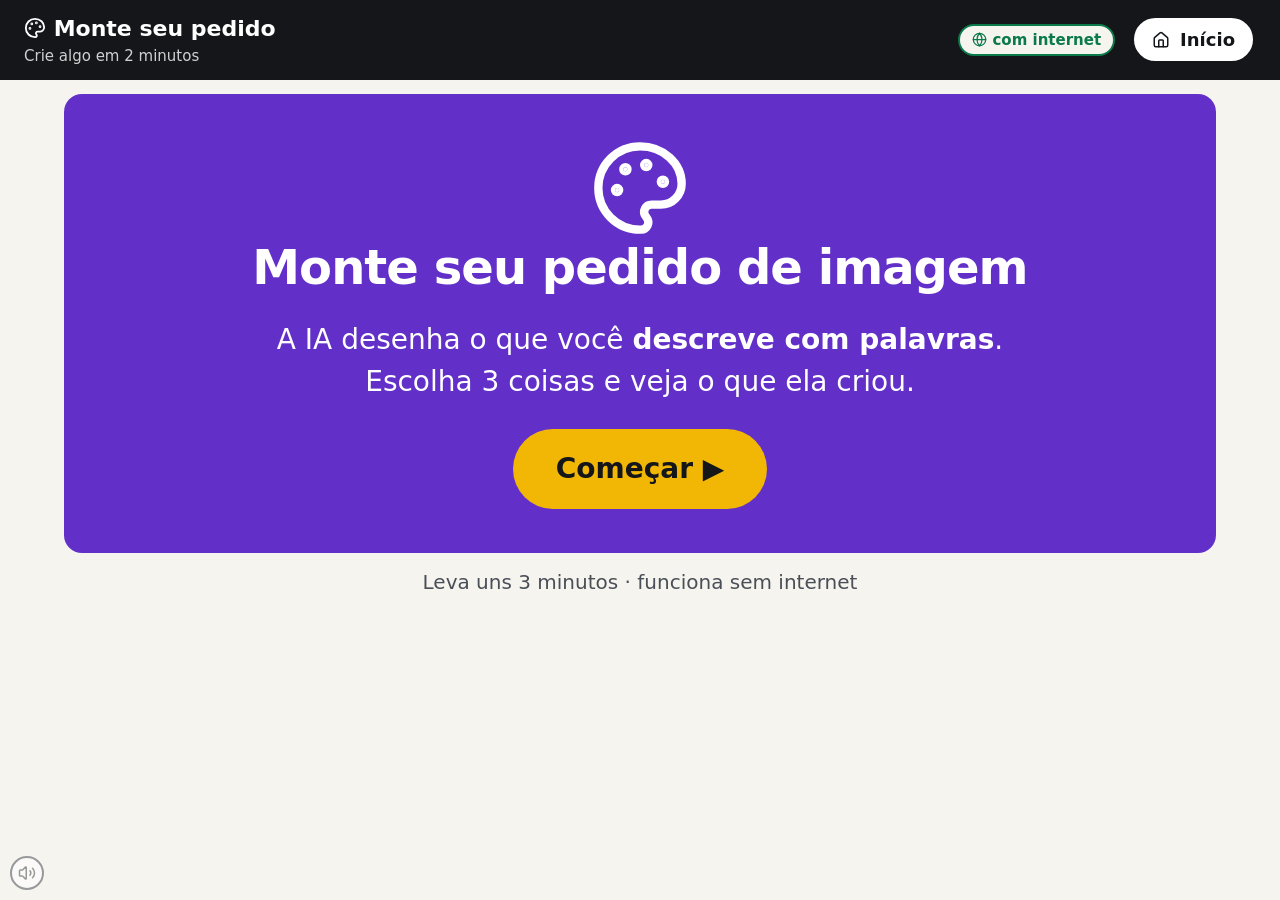
<file: 04-apps/monte-seu-pedido/index.html>
<!DOCTYPE html>
<html lang="pt-BR">
<head>
  <meta charset="utf-8">
  <meta name="viewport" content="width=device-width, initial-scale=1">
  <title>Monte seu pedido — IA sem Mistério</title>
  <link rel="stylesheet" href="../shared/estilo.css">
  <link rel="stylesheet" href="../shared/animacoes.css">
  <style>
    main.conteudo { padding-top: 14px; padding-bottom: 14px; }
    .balao {
      background: var(--superficie); border: 3px solid var(--cor); border-radius: 22px; padding: 14px 22px;
      font-size: 1.45rem; font-weight: 700; min-height: 2.6em; position: relative; margin-bottom: 14px;
    }
    .balao::before { content: "Seu pedido para a IA:"; display: block; font-size: .8rem; font-weight: 800; color: var(--cor); text-transform: uppercase; letter-spacing: .06em; }
    .balao .vazio { color: var(--texto-suave); font-weight: 400; }
    .balao .parte { border-radius: 8px; padding: 0 4px; }
    .balao .p-estilo  { background: #FFE9B3; }
    .balao .p-assunto { background: #D9F2E3; }
    .balao .p-lugar   { background: #DCE8FB; }

    .opcoes { display: grid; grid-template-columns: repeat(3, minmax(0, 1fr)); gap: 18px; }
    .opcao {
      font: inherit; cursor: pointer; background: var(--superficie); color: var(--texto);
      border: 4px solid var(--borda); border-radius: var(--raio); padding: 22px 12px; text-align: center;
      display: flex; flex-direction: column; align-items: center; gap: 8px; min-height: 190px; justify-content: center;
      transition: transform .1s, border-color .1s;
    }
    .opcao:hover { border-color: var(--cor); transform: translateY(-3px); }
    .opcao .icone { font-size: 4.2rem; line-height: 1; }
    .opcao .rotulo { font-size: 1.35rem; font-weight: 800; }

    .resultado { display: grid; grid-template-columns: minmax(0, 1.05fr) minmax(0, 1fr); gap: 24px; align-items: center; }
    .resultado img, .falta-img { width: 100%; max-height: 58vh; aspect-ratio: 1; object-fit: cover; border-radius: 22px; box-shadow: var(--sombra); background: #fff; }
    .falta-img { display: flex; align-items: center; justify-content: center; text-align: center; padding: 20px; border: 4px dashed var(--borda); color: var(--texto-suave); font-size: 1rem; box-shadow: none; }
    .gerando { text-align: center; padding: 60px 0; }
    .gerando .emoji { font-size: 5rem; display: inline-block; animation: girar 1.2s linear infinite; }
    @keyframes girar { to { transform: rotate(360deg); } }

    .comparar { display: grid; grid-template-columns: repeat(3, minmax(0, 1fr)); gap: 16px; }
    .comparar figure { margin: 0; text-align: center; }
    .comparar img, .comparar .falta-img { max-height: 40vh; }
    .comparar figcaption { font-weight: 800; margin-top: 6px; font-size: 1.1rem; }
    .comparar figure.escolhida img { outline: 6px solid var(--destaque); }

    @media (max-width: 900px) { .opcoes, .comparar, .resultado { grid-template-columns: 1fr; } }

    /* ---------- Tela final: gerador de imagem de verdade (precisa de internet) ---------- */
    .rotulo-campo { display: block; font-weight: 800; font-size: 1.05rem; }
    #campo-pedido {
      width: 100%; font: inherit; font-size: 1.05rem; line-height: 1.4; margin-top: 8px; padding: 12px 14px;
      background: var(--superficie); color: var(--texto); border: 3px solid var(--borda); border-radius: var(--raio-peq); resize: vertical;
    }
    #campo-pedido:focus { border-color: var(--cor); }
    #campo-pedido:focus-visible { outline: 4px solid var(--destaque); outline-offset: 2px; }

    .chips { display: flex; flex-wrap: wrap; gap: 8px; margin-top: 10px; }
    .chip {
      font: inherit; font-weight: 700; font-size: .95rem; cursor: pointer; min-height: 48px; padding: 8px 18px;
      background: var(--superficie); color: var(--texto); border: 3px solid var(--borda); border-radius: 999px;
    }
    .chip:hover { border-color: var(--cor); }
    .chip[aria-pressed="true"] { background: var(--cor-clara); border-color: var(--cor); color: var(--cor); }
    .chip:focus-visible { outline: 4px solid var(--destaque); outline-offset: 3px; }

    .aviso-privacidade {
      margin: 12px 0; padding: 10px 14px; font-size: .9rem;
      background: #FFF8E1; border: 3px solid var(--destaque); border-radius: var(--raio-peq);
    }
    .estado-gerador { min-height: 1.5em; margin: 10px 0 0; font-weight: 700; }
    .estado-gerador.espera { color: var(--texto-suave); }
    .estado-gerador.erro   { color: var(--errado); }
    .estado-gerador.ok     { color: var(--certo); }

    .area-imagem { margin-top: 12px; }
    .area-imagem img { display: block; width: auto; max-width: 100%; max-height: 40vh; margin: 0 auto; border-radius: 18px; background: #fff; box-shadow: var(--sombra); }
    .credito { font-size: .8rem; color: var(--texto-suave); }
    .legenda { margin: 8px 0 0; font-size: .95rem; font-weight: 700; color: var(--texto-suave); text-align: center; }

    #tela-celular .qr-celular { padding: 12px; gap: 12px; font-size: .85rem; }
    #tela-celular .qr-celular .url { font-size: .95rem; }
    #tela-celular .alerta-lista li { padding: 8px 0 8px 40px; font-size: .95rem; }
  </style>
</head>
<body class="t-generativa">
  <main class="conteudo">

    <!-- INÍCIO -->
    <section class="tela ativa" id="tela-inicio">
      <div class="faixa centro" style="padding: 44px 24px;">
        <div style="font-size: 5rem; line-height: 1">🎨</div>
        <h1>Monte seu pedido de imagem</h1>
        <p style="font-size: 1.4rem; max-width: 760px; margin: 0 auto 26px;">
          A IA desenha o que você <strong>descreve com palavras</strong>. Escolha 3 coisas e veja o que ela criou.
        </p>
        <button class="btn destaque grande" id="btn-comecar" type="button">Começar ▶</button>
      </div>
      <p class="centro" style="margin-top: 14px; color: var(--texto-suave)">Leva uns 3 minutos · funciona sem internet</p>
    </section>

    <!-- ESCOLHAS -->
    <section class="tela" id="tela-escolha">
      <div class="balao" id="balao"></div>
      <div class="progresso" id="progresso"></div>
      <h2 id="pergunta"></h2>
      <div class="opcoes" id="opcoes"></div>
      <div class="linha" style="justify-content: space-between; margin-top: 16px;">
        <button class="btn claro" id="btn-voltar" type="button">← Voltar</button>
      </div>
    </section>

    <!-- RESULTADO -->
    <section class="tela" id="tela-resultado">
      <div class="gerando" id="gerando">
        <span class="emoji">🎨</span>
        <h2>A IA está desenhando…</h2>
      </div>
      <div id="resultado" class="oculto">
        <div class="resultado">
          <div id="imagem-resultado"></div>
          <div>
            <div class="balao" id="balao-final"></div>
            <p style="font-size: 1.2rem;">Uma IA fez essa imagem em segundos, só lendo o seu pedido. <strong>Ninguém desenhou.</strong></p>
            <div class="linha">
              <button class="btn cor grande" id="btn-comparar" type="button">Ver em outros estilos ▶</button>
              <button class="btn claro" id="btn-outro" type="button">↺ Montar outro</button>
            </div>
          </div>
        </div>
      </div>
    </section>

    <!-- COMPARAR ESTILOS -->
    <section class="tela" id="tela-comparar">
      <h2 id="titulo-comparar">Mesmo pedido, 3 estilos</h2>
      <div class="comparar" id="comparar"></div>
      <div class="feedback certo" style="margin-top: 16px;">
        <div class="titulo">💡 Mudou uma palavra, mudou a imagem</div>
        <p style="margin:0">A IA não adivinha o que você imaginou. Diga <strong>o quê</strong>, <strong>que estilo</strong>, <strong>onde</strong> e <strong>detalhes</strong> (luz, cores, ângulo).</p>
      </div>
      <div class="linha" style="justify-content: space-between; margin-top: 16px;">
        <button class="btn claro" id="btn-voltar-resultado" type="button">← Voltar</button>
        <button class="btn destaque grande" id="btn-ir-celular" type="button">Fazer de verdade ▶</button>
      </div>
    </section>

    <!-- NO CELULAR + FIM -->
    <section class="tela" id="tela-celular">
      <h2>Agora é com você</h2>
      <div class="grade g2" style="align-items: start;">
        <div>
          <label class="rotulo-campo" for="campo-pedido">Escreva seu pedido e a IA cria a imagem na hora</label>
          <textarea id="campo-pedido" rows="3" maxlength="300" placeholder="Ex.: um cachorro caramelo numa praia ensolarada"></textarea>
          <div class="chips" id="chips-estilo" role="group" aria-label="Estilo da imagem"></div>
          <p class="aviso-privacidade">
            O que você escreve sai deste computador: vai para o tradutor do Google e para serviços gratuitos
            de imagem na internet (Pollinations ou AI Horde), que criam a figura.
            Não escreva nome, telefone nem endereço. Criança: peça sempre com um adulto do lado.
          </p>
          <div class="linha">
            <button class="btn cor grande" id="btn-gerar" type="button" data-som="nenhum">Gerar imagem</button>
            <button class="btn claro oculto" id="btn-cancelar" type="button">Cancelar</button>
          </div>
          <p class="estado-gerador" id="estado-gerador" role="status" aria-live="polite"></p>
          <div class="area-imagem oculto" id="area-imagem">
            <img id="img-gerada" alt="">
            <p class="legenda oculto" id="legenda-imagem"></p>
            <div class="linha" style="margin-top: 10px;">
              <button class="btn claro" id="btn-outra" type="button" data-som="nenhum">Gerar outra</button>
              <span class="credito" id="credito-imagem">Imagem criada por IA</span>
            </div>
          </div>
          <ul class="alerta-lista dicas" style="margin-top: 14px;">
            <li>Digite o pedido do seu jeito. Pode inventar!</li>
            <li>Não gostou? Peça: “mais colorido”, “de noite”, “estilo desenho”.</li>
          </ul>
        </div>
        <div>
          <h3>Ou use estes sites</h3>
          <div class="grade" id="qrs" style="gap: 12px;"></div>
          <ul class="alerta-lista" style="margin-top: 14px;">
            <li>Não envie foto de outras pessoas nem de crianças.</li>
            <li>A mesma tecnologia faz foto falsa para golpe. Foto não é prova.</li>
          </ul>
        </div>
      </div>
      <div class="linha" style="justify-content: space-between; margin-top: 16px;">
        <button class="btn claro" id="btn-voltar-comparar" type="button">← Voltar</button>
        <button class="btn destaque grande" id="btn-continuar" type="button">Continuar ▶</button>
      </div>
    </section>

  </main>

  <script src="../shared/config.js"></script>
  <script src="../shared/icones.js"></script>
  <script src="../shared/qrcode.js"></script>
  <script src="../shared/util.js"></script>
  <script src="../shared/efeitos.js"></script>
  <script src="../shared/dados-ferramentas.js"></script>
  <script src="img/imagens.dados.js"></script>
  <script src="app.js"></script>
</body>
</html>
</file>
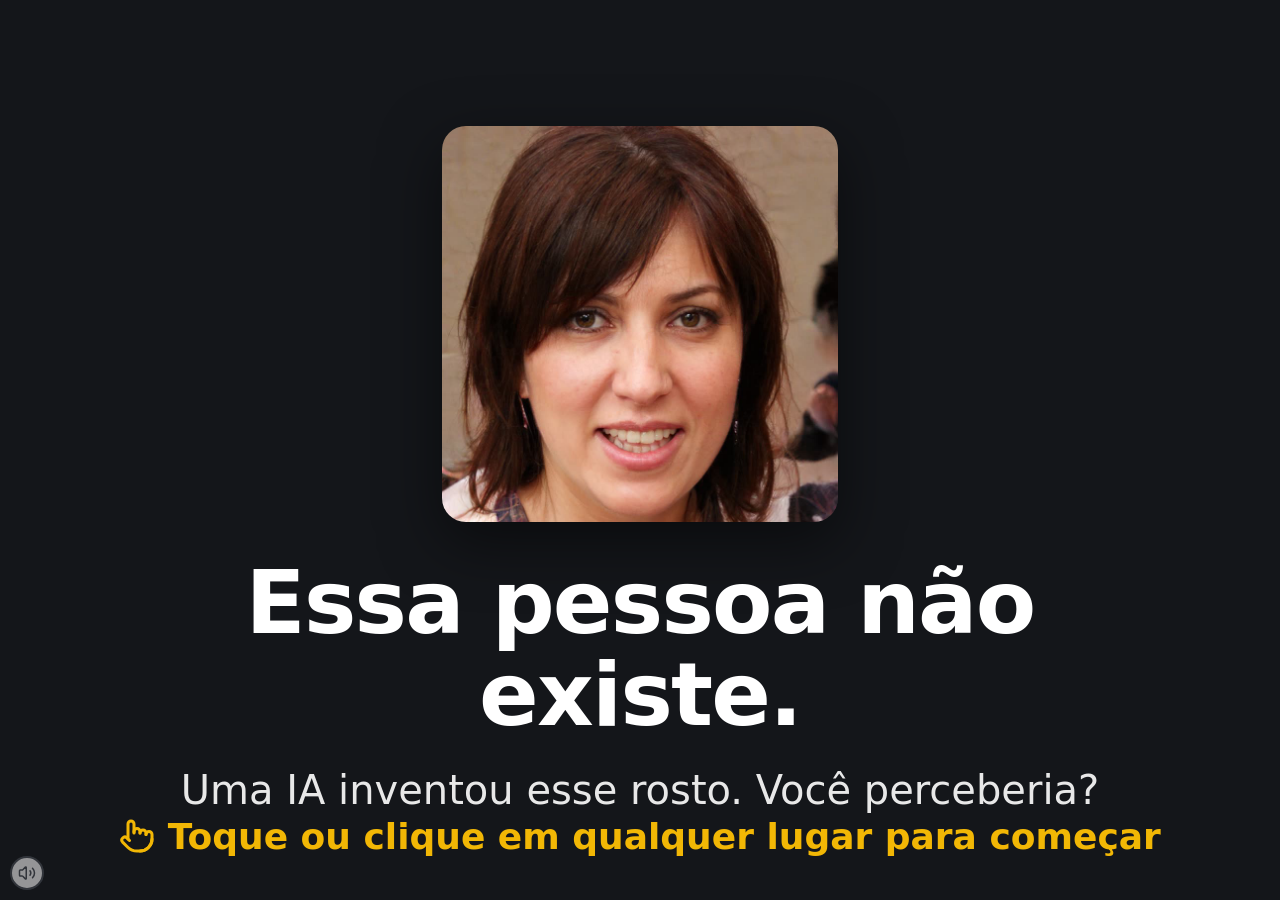
<file: 04-apps/portal/index.html>
<!DOCTYPE html>
<html lang="pt-BR">
<head>
  <meta charset="utf-8">
  <meta name="viewport" content="width=device-width, initial-scale=1">
  <title>IA sem Mistério — Portal</title>
  <link rel="stylesheet" href="../shared/estilo.css">
  <link rel="stylesheet" href="../shared/animacoes.css">
  <style>
    /* ----- Ocioso (atração) ----- */
    /* padding: a cartela fica entre a faixa do ?reservado=1 (em cima) e o "Toque..." (embaixo) */
    #tela-ocioso { position: fixed; inset: 0; z-index: 60; background: #14161A; color: #fff; cursor: pointer; padding: 13vh 0 11vh; }
    #tela-ocioso.ativa { display: flex; }
    .ocioso-palco { margin: auto; text-align: center; padding: 1vh 6vw; max-width: 1400px; }
    .ocioso-icone { font-size: 9rem; line-height: 1; }
    .ocioso-img { max-height: 44vh; border-radius: 24px; box-shadow: 0 20px 60px rgba(0,0,0,.5); }
    .ocioso-titulo { font-size: 4.4rem; font-weight: 800; line-height: 1.05; margin: 3vh 0 2vh; letter-spacing: -.02em; }
    .ocioso-palco.longo .ocioso-titulo { font-size: 3.4rem; }
    .ocioso-texto { font-size: 2rem; opacity: .9; }
    .ocioso-toque { position: fixed; left: 0; right: 0; bottom: 4vh; text-align: center; font-size: 1.8rem; font-weight: 800; color: var(--destaque); animation: pulsar 1.6s ease-in-out infinite; }
    .ocioso-reservado { position: fixed; top: 3vh; left: 0; right: 0; text-align: center; font-size: 1.6rem; font-weight: 800; background: var(--destaque); color: var(--texto); padding: 10px; }
    @keyframes pulsar { 50% { opacity: .45; } }

    /* ----- Início ----- */
    /* Cabe em 1366×768, inclusive no modo "Letras maiores" */
    .boas-vindas { display: flex; flex-wrap: wrap; gap: 16px; align-items: center; justify-content: space-between; margin-bottom: 12px; }
    .boas-vindas h1 { font-size: 2.6rem; margin: 0; }
    #portas { gap: 16px; }
    .porta { text-align: left; font: inherit; color: inherit; display: grid; grid-template-columns: auto 1fr; gap: 16px; align-items: center; padding: 14px 24px; }
    .porta .icone { font-size: 3.2rem; margin: 0; }
    .porta h2 { color: var(--cor); margin: 0 0 4px; font-size: 1.6rem; }
    .porta p { margin: 0; font-size: 1.05rem; color: var(--texto-suave); }
    .porta .feito { font-weight: 800; color: var(--cor); }
    body.simples .porta h2 { font-size: 1.75rem; }
    body.simples .porta p { font-size: 1.15rem; line-height: 1.35; }
    body.simples #portas { gap: 12px; }
    body.simples .boas-vindas .btn { min-height: 64px; padding-top: 10px; padding-bottom: 10px; }

    /* Etiquetas ("⏱ 10 min", "Ver 1 de 3") com 18 px, legíveis para idosos */
    #tela-inicio .etiqueta, #tela-trilha .etiqueta { font-size: .9rem; }

    /* ----- Trilha ----- */
    .passos-nav { display: flex; gap: 10px; margin: 8px 0 12px; }
    .passos-nav span { flex: 1; text-align: center; padding: 6px; border-radius: 14px; font-weight: 800; border: 3px solid var(--borda); color: var(--texto-suave); background: var(--superficie); }
    #tela-trilha .cartao { padding: 18px 24px; }
    .topo { padding-top: 8px; padding-bottom: 8px; }
    .passos-nav span.atual { border-color: var(--cor); color: #fff; background: var(--cor); }
    .passos-nav span.feito { border-color: var(--cor); color: var(--cor); }

    /* Tudo precisa caber em 1366×768 sem rolar */
    #tela-trilha h1 { font-size: 2rem; }
    .cartela { display: grid; grid-template-columns: minmax(0, 1fr) minmax(0, 1fr); gap: 24px; align-items: center; }
    .cartela.so-texto { grid-template-columns: 1fr; text-align: center; }
    .cartela > * { min-width: 0; }
    .cartela h2 { font-size: 2rem; margin-bottom: .3em; }
    .cartela .contador { margin-bottom: 8px; }
    .cartela .texto { font-size: 1.25rem; }
    .cartela .nota { white-space: normal; margin: 10px 0 0; font-size: .9rem; border-radius: 14px; padding: 4px 14px; }
    .cartela .visual img { width: 100%; max-height: 46vh; object-fit: contain; border-radius: 18px; background: #fff; }
    .cartela .visual video { max-height: 50vh !important; } /* util.js põe 60vh inline; vídeo em pé não pode empurrar a navegação */
    .galeria { display: grid; grid-template-columns: repeat(3, minmax(0, 1fr)); gap: 10px; }
    .galeria > * { min-width: 0; }
    .cartela .visual .galeria img { width: 100%; aspect-ratio: 1; max-height: 21vh; object-fit: cover; border-radius: 12px; }
    .galeria .emoji-grande { font-size: 3rem; padding: 20px 0; background: var(--fundo); border-radius: 12px; }
    .revelar { margin-top: 10px; }
    /* Links diretos para sites (VER: sob o texto; LEVAR: "Sites para testar") */
    .link-site { display: inline-flex; align-items: center; gap: 8px; min-height: 44px; padding: 4px 16px; border: 3px solid var(--cor); border-radius: 999px; background: var(--superficie); color: var(--cor); font-weight: 800; font-size: 1.05rem; line-height: 1.2; text-decoration: none; }
    .link-site:hover { background: var(--cor); color: #fff; }
    .link-site .icone-site { display: inline-flex; flex: none; }
    .ver-links { display: flex; flex-wrap: wrap; gap: 8px; margin-top: 10px; }
    .visual .ver-links { justify-content: center; margin-top: 14px; }
    .revelar .feedback { margin: 0; padding: 10px 18px 12px; }
    .revelar .feedback .titulo { font-size: 1.3rem; margin-bottom: 4px; }
    .revelar .feedback p { margin: 0; font-size: 1.05rem; line-height: 1.4; }
    body.simples .revelar .feedback p { font-size: 1.15rem; }
    .emoji-grande { font-size: 7rem; text-align: center; line-height: 1; }
    .transcricao { background: var(--fundo); border-left: 6px solid var(--cor); padding: 12px 16px; border-radius: 10px; font-size: 1.15rem; font-style: italic; margin-top: 10px; }
    .com-audio .emoji-grande { font-size: 5rem; }
    .cartela .visual .midia .feedback { margin: 10px 0 0; padding: 10px 18px; }
    .cartela .visual .midia .feedback .titulo { font-size: 1.25rem; margin-bottom: 4px; }

    /* VER com "comparar": título numa faixa e os dois lados lado a lado, na largura toda */
    .cartela.cartela-comparar { grid-template-columns: minmax(0, 1fr); align-items: stretch; gap: 14px; }
    .cartela-comparar .col-texto { display: grid; grid-template-columns: auto minmax(0, 1fr); grid-template-areas: "contador texto" "titulo texto"; column-gap: 32px; align-items: end; }
    .cartela-comparar .contador { grid-area: contador; justify-self: start; }
    .cartela-comparar h2 { grid-area: titulo; margin: 0; }
    .cartela-comparar .texto { grid-area: texto; align-self: center; }
    .cartela-comparar .col-texto > :nth-child(n+4) { grid-column: 1 / -1; }
    /* com links: eles ocupam o vão à direita do título (não aumentam a altura) */
    .cartela-comparar .col-texto.com-links { grid-template-areas: "contador texto" "titulo links"; }
    .cartela-comparar .col-texto.com-links .texto { align-self: end; }
    .cartela-comparar .col-texto.com-links .ver-links { grid-area: links; margin: 0; align-self: center; }
    .comparar { display: grid; grid-template-columns: repeat(2, minmax(0, 1fr)); gap: 16px; }
    .comparar .lado { margin: 0; padding: 12px 18px; }
    .comparar .lado.com-imagem { display: grid; grid-template-columns: minmax(0, 1fr) auto; gap: 14px; align-items: center; }
    .comparar .lado .titulo { font-size: 1.3rem; margin-bottom: 6px; }
    .comparar .lado p { margin: 0; font-size: 1.05rem; line-height: 1.4; }
    .comparar .lado .lado-pedido { font-weight: 700; }
    .comparar .lado .lado-resultado { font-style: italic; margin-top: 8px; }
    .cartela .visual .comparar img { width: 240px; height: 240px; max-height: none; object-fit: cover; border-radius: 12px; }
    .comparar .emoji-grande { width: 240px; font-size: 4rem; }

    .navegacao { display: flex; justify-content: space-between; align-items: center; gap: 12px; margin-top: 12px; }
    .navegacao .btn.grande { min-height: 68px; }
    body.simples .cartela + .navegacao .btn.grande { min-height: 80px; padding-top: 12px; padding-bottom: 12px; }
    main.conteudo { padding-top: 12px; padding-bottom: 12px; }

    .fazer { text-align: center; padding: 6px 20px 0; }
    .fazer .emoji-grande { font-size: 4.5rem; }
    #trilha-corpo .fazer h2 { font-size: 2.6rem; margin: 8px 0 10px; }
    .fazer-texto { font-size: 1.4rem; max-width: 820px; margin: 0 auto 20px; }
    .fazer .btn { min-width: 360px; }
    body.simples .fazer .btn.grande { min-height: 80px; padding-top: 12px; padding-bottom: 12px; }
    body.simples .fazer .emoji-grande { font-size: 3.8rem; }
    .fazer-duracao { margin: 12px 0 0; color: var(--texto-suave); }

    /* ----- LEVAR: tudo (inclusive a navegação) cabe em 1366×768 sem rolar ----- */
    #tela-trilha #trilha-corpo.etapa-levar { padding: 12px 18px; }
    .etapa-levar .navegacao { margin-top: 10px; }
    /* animacoes.css: "#trilha-corpo > *" (fade curto) pesa mais que .entra; a navegação do LEVAR entra por último */
    #trilha-corpo > .navegacao.entra { animation: an-sobe .6s var(--anim-suave) var(--atraso, 0s) backwards; }
    .etapa-levar .navegacao .btn { min-height: 60px; padding-top: 6px; padding-bottom: 6px; }
    .etapa-levar .navegacao .btn.grande { min-height: 64px; }
    /* Grade: herói (frase-chave) na largura toda; embaixo, à esquerda regra + dicas e à direita sites + QR do kit */
    .levar-grade { display: grid; grid-template-columns: minmax(0, 1.32fr) minmax(0, 1fr); gap: 10px 16px; align-items: start; }
    .levar-heroi { grid-column: 1 / -1; }
    @media (max-width: 1000px) { .levar-grade { grid-template-columns: 1fr; } .levar-heroi { grid-column: auto; } }
    .levar-col { display: flex; flex-direction: column; gap: 8px; min-width: 0; }
    .levar-grade .rotulo { font-size: .9rem; font-weight: 700; line-height: 1.3; }
    .levar-grade .faixa { padding: 8px 24px 10px; }
    .levar-grade .faixa .rotulo { opacity: .9; }
    .frase-chave { font-size: 1.85rem; font-weight: 800; line-height: 1.15; }
    .regra { background: var(--superficie); border: 2px solid var(--borda); border-radius: var(--raio); padding: 6px 18px 8px; }
    .regra-titulo { font-size: .9rem; font-weight: 800; color: var(--cor); text-transform: uppercase; letter-spacing: .06em; }
    .regra-linhas { display: flex; flex-wrap: wrap; gap: 6px; margin: 3px 0 5px; }
    .regra-linhas > span, .regra-linhas > a { font-size: 1.3rem; font-weight: 800; line-height: 1.2; padding: 1px 12px; border-radius: 10px; background: var(--cor-clara); }
    .regra-linhas > a { display: inline-flex; align-items: center; gap: 4px; color: inherit; text-decoration: underline; text-decoration-color: var(--cor); text-decoration-thickness: 2px; text-underline-offset: 3px; }
    .regra-linhas > a:hover { background: var(--cor); color: #fff; text-decoration-color: currentColor; }
    .regra-linhas > a:focus-visible, .link-site:focus-visible { outline: 4px solid var(--destaque); outline-offset: 2px; }
    .regra-rodape { font-size: .9rem; font-weight: 700; line-height: 1.3; }
    .levar-grade .dicas li { font-size: .92rem; line-height: 1.28; padding: 2px 0 2px 40px; }
    .levar-grade .dicas li::before { top: 1px; font-size: 1.1rem; }
    /* Sites para testar: chips clicáveis (ícone do site, nome e seta pulsante à direita) */
    .sites-bloco, .qrs-bloco { display: flex; flex-direction: column; gap: 4px; }
    .sites { display: flex; flex-wrap: wrap; gap: 6px; }
    .sites .link-site { min-height: 38px; padding: 2px 14px; font-size: 1rem; }
    /* QR do kit: único, maior, com o endereço */
    .qrs .qr-celular { gap: 16px; padding: 6px 12px 6px 6px; line-height: 1.25; }
    .qrs .qr-celular .qr { padding: 0 !important; }
    .qrs .qr-celular > div:last-child > div:first-child { font-size: 1.25rem !important; }
    .qrs .qr-celular .url { font-size: .95rem; margin-top: 4px; word-break: normal; overflow-wrap: anywhere; } /* quebra em "-" e "/", não no meio da palavra */

    .tchau { text-align: center; padding: 8vh 4vw; }
    .tchau .emoji-grande { font-size: 7rem; }
  </style>
</head>
<body>
  <!-- OCIOSO: tela de atração quando ninguém está usando -->
  <section class="tela" id="tela-ocioso" aria-label="Toque para começar">
    <div class="ocioso-reservado oculto" id="ocioso-reservado">Este computador abre quando a carreta encher — enquanto isso, assista ao tópico!</div>
    <div class="ocioso-palco" id="ocioso-palco"></div>
    <div class="ocioso-toque">👆 Toque ou clique em qualquer lugar para começar</div>
  </section>

  <main class="conteudo">

    <!-- INÍCIO -->
    <section class="tela" id="tela-inicio">
      <div class="boas-vindas">
        <h1>O que você quer hoje?</h1>
        <div class="linha">
          <button class="btn claro" id="btn-ouvir-inicio" type="button">🔊 Ouvir</button>
          <button class="btn claro" id="btn-simples" type="button">🔍 Letras maiores</button>
        </div>
      </div>
      <div class="grade g2" id="portas"></div>
    </section>

    <!-- TRILHA -->
    <section class="tela" id="tela-trilha">
      <div class="linha" style="justify-content: space-between;">
        <h1 id="trilha-titulo" style="margin:0; color: var(--cor)"></h1>
        <span class="etiqueta" id="trilha-duracao"></span>
      </div>
      <div class="passos-nav" id="passos-nav"></div>
      <article class="cartao" id="trilha-corpo"></article>
    </section>

    <!-- TCHAU -->
    <section class="tela" id="tela-tchau">
      <div class="tchau">
        <div class="emoji-grande">🙌</div>
        <h1>Valeu pela visita!</h1>
        <p style="font-size: 1.5rem;">Quer rever em casa? Use o QR do kit que aparece no final de cada trilha.</p>
      </div>
    </section>

  </main>

  <script src="../shared/config.js"></script>
  <script src="../shared/icones.js"></script>
  <script src="../shared/qrcode.js"></script>
  <script src="../shared/util.js"></script>
  <script src="../shared/efeitos.js"></script>
  <script src="../shared/dados-ferramentas.js"></script>
  <script src="dados-trilhas.js"></script>
  <script src="portal.js"></script>
</body>
</html>
</file>
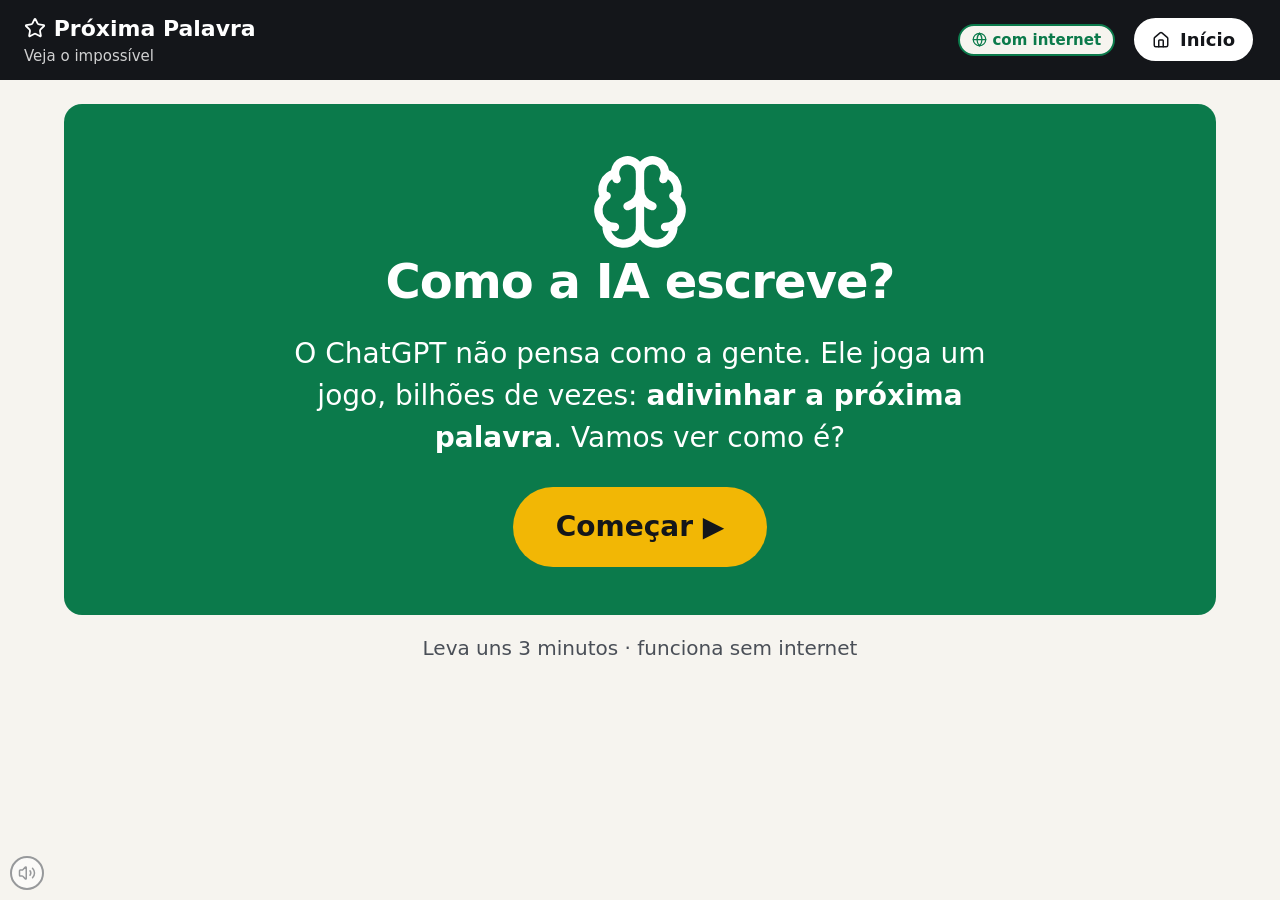
<file: 04-apps/proxima-palavra/index.html>
<!DOCTYPE html>
<html lang="pt-BR">
<head>
  <meta charset="utf-8">
  <meta name="viewport" content="width=device-width, initial-scale=1">
  <title>Próxima Palavra — Como a IA escreve</title>
  <link rel="stylesheet" href="../shared/estilo.css">
  <link rel="stylesheet" href="../shared/animacoes.css">
  <style>
    .frase-jogo { font-size: 2.3rem; font-weight: 800; line-height: 1.25; margin: 10px 0 24px; }
    .frase-jogo .lacuna { display: inline-block; min-width: 4ch; border-bottom: 6px solid var(--cor); color: var(--cor); }

    .barras-opcoes { display: grid; gap: 10px; }
    .opcao {
      display: grid; grid-template-columns: minmax(120px, 30%) 1fr 70px; align-items: center; gap: 14px;
      width: 100%; min-height: 60px; padding: 8px 16px; font: inherit; font-size: 1.15rem; font-weight: 700;
      background: var(--superficie); color: var(--texto); border: 3px solid var(--borda); border-radius: 14px;
      cursor: pointer; text-align: left;
    }
    .opcao:hover:not([disabled]) { border-color: var(--cor); }
    .opcao[disabled] { cursor: default; }
    .opcao .trilho { height: 22px; background: var(--fundo); border-radius: 999px; overflow: hidden; }
    .opcao .enche { height: 100%; width: 0; background: var(--cor); border-radius: 999px; transition: width .9s ease-out; }
    #explica-temperatura { font-weight: 700; color: var(--texto) !important; }
    #tela-maquina .cartao + .texto-gerado { margin-top: 8px; }
    .opcao .pct { text-align: right; font-variant-numeric: tabular-nums; }
    .opcao.escolhida { border-color: var(--texto); background: var(--cor-clara); }
    .opcao.melhor .enche { background: var(--destaque); }
    .opcao.sem-barra .trilho, .opcao.sem-barra .pct { visibility: hidden; }

    .texto-gerado {
      min-height: 3.2em; font-size: 2rem; font-weight: 700; line-height: 1.35;
      background: var(--superficie); border: 3px dashed var(--borda); border-radius: var(--raio); padding: 18px 22px;
    }
    .texto-gerado .nova { background: var(--destaque); border-radius: 8px; padding: 0 6px; animation: surgir .3s; }
    .cursor { display: inline-block; width: .5ch; height: 1em; background: var(--cor); vertical-align: -0.12em; animation: piscar 1s steps(1) infinite; }
    @keyframes piscar { 50% { opacity: 0; } }

    .chips { display: flex; flex-wrap: wrap; gap: 10px; }
    .chip { font: inherit; font-weight: 700; padding: 10px 18px; min-height: 48px; border-radius: 999px; border: 3px solid var(--cor); background: var(--superficie); color: var(--cor); cursor: pointer; }
    .chip.ativo { background: var(--cor); color: #fff; }

    .temperatura { display: grid; grid-template-columns: auto 1fr auto; gap: 14px; align-items: center; font-weight: 700; }
    .temperatura input { width: 100%; height: 40px; accent-color: var(--cor); }

    .licao { font-size: 1.1rem; }
    .licao .num { font-size: 2.6rem; font-weight: 800; color: var(--cor); line-height: 1; }
  </style>
</head>
<body class="t-produtividade">
  <main class="conteudo">

    <!-- 1. INÍCIO -->
    <section class="tela ativa" id="tela-inicio">
      <div class="faixa centro" style="padding: 48px 24px;">
        <div style="font-size: 5rem; line-height: 1">🧠</div>
        <h1>Como a IA escreve?</h1>
        <p style="font-size: 1.4rem; max-width: 760px; margin: 0 auto 28px;">
          O ChatGPT não pensa como a gente. Ele joga um jogo, bilhões de vezes:
          <strong>adivinhar a próxima palavra</strong>. Vamos ver como é?
        </p>
        <button class="btn destaque grande" id="btn-comecar">Começar ▶</button>
      </div>
      <p class="centro" style="margin-top: 18px; color: var(--texto-suave)">Leva uns 3 minutos · funciona sem internet</p>
    </section>

    <!-- 2. VOCÊ É A IA -->
    <section class="tela" id="tela-adivinhe">
      <h2>Rodada <span id="rodada-num">1</span>: você é a IA 🤖</h2>
      <div class="progresso" id="progresso-adivinhe"></div>
      <p>Qual palavra vem depois? Toque na que você acha <strong>mais provável</strong>.</p>
      <div class="frase-jogo" id="frase-adivinhe"></div>
      <div class="barras-opcoes" id="opcoes-adivinhe"></div>
      <div id="comentario-adivinhe" class="feedback certo oculto"></div>
      <div class="linha" style="justify-content: flex-end; margin-top: 16px;">
        <button class="btn cor grande oculto" id="btn-proxima-rodada" data-som="passo">Próxima ▶</button>
      </div>
    </section>

    <!-- 3. MÁQUINA DE PALAVRAS -->
    <section class="tela" id="tela-maquina">
      <h2>Agora é a máquina que escreve ⚙️</h2>
      <p>Este é um <strong>modelo de brinquedo</strong>: ele leu só <strong id="n-frases">0</strong> frases.
         O ChatGPT leu <strong>trilhões</strong> de palavras — mas o jogo é o mesmo.</p>

      <div class="cartao" style="margin-bottom: 18px;">
        <div style="font-weight:700; margin-bottom:8px">1. Escolha um começo</div>
        <div class="chips" id="comecos"></div>
      </div>

      <div class="texto-gerado" id="texto-gerado" aria-live="polite"></div>

      <div class="grade g2" style="margin-top: 18px; align-items: start;">
        <div>
          <div style="font-weight:700; margin-bottom:8px">2. Toque na próxima palavra (ou deixe a IA escolher)</div>
          <div class="barras-opcoes" id="opcoes-maquina"></div>
        </div>
        <div class="cartao">
          <div style="font-weight:700; margin-bottom: 10px">3. Criatividade da IA</div>
          <div class="temperatura">
            <span>🎯 Certinha</span>
            <input type="range" id="temperatura" min="0.1" max="2" step="0.1" value="1" aria-label="Criatividade">
            <span>🎲 Maluca</span>
          </div>
          <p id="explica-temperatura" style="color: var(--texto-suave); margin-top: 10px;"></p>
          <div class="grade" style="gap: 10px; margin-top: 12px;">
            <button class="btn cor bloco" id="btn-ia-escolhe">🤖 A IA escolhe 1 palavra</button>
            <button class="btn claro bloco" id="btn-completar">⏩ Completar a frase</button>
            <button class="btn claro bloco" id="btn-recomecar">↺ Recomeçar</button>
            <button class="btn claro bloco" id="btn-ouvir">🔊 Ouvir a frase</button>
          </div>
        </div>
      </div>
      <div class="linha" style="justify-content: flex-end; margin-top: 22px;">
        <button class="btn destaque grande" id="btn-ir-invencao">Entendi! E quando ela erra? ▶</button>
      </div>
    </section>

    <!-- 4. A IA INVENTA -->
    <section class="tela" id="tela-invencao">
      <h2>Quando a IA inventa 🦕</h2>
      <p>Vamos pedir uma coisa que <strong>não existe</strong> e ver o que o modelo de palavras faz.</p>
      <div class="texto-gerado" id="texto-invencao"></div>
      <p id="instrucao-invencao" style="font-weight:700; margin: 18px 0 8px;"></p>
      <div class="barras-opcoes" id="opcoes-invencao"></div>
      <div class="linha" style="justify-content: flex-end; margin-top: 16px;">
        <button class="btn cor grande oculto" id="btn-proxima-palavra" data-som="passo">Próxima palavra ▶</button>
      </div>
      <div id="revelacao" class="feedback errado oculto">
        <div class="titulo">😱 Pegadinha!</div>
        <p id="revelacao-texto"></p>
        <p id="revelacao-nota" style="margin:0"></p>
      </div>
      <div class="linha oculto" id="acoes-invencao" style="justify-content: flex-end; margin-top: 16px;">
        <button class="btn destaque grande" id="btn-ir-fim">O que eu levo disso? ▶</button>
      </div>
    </section>

    <!-- 5. FIM -->
    <section class="tela" id="tela-fim">
      <h1>O que você descobriu 💡</h1>
      <div class="grade g3">
        <div class="cartao licao"><div class="num">1</div><p><strong>A IA prevê palavras.</strong> Ela aprendeu com uma quantidade gigante de textos qual palavra costuma vir depois da outra.</p></div>
        <div class="cartao licao"><div class="num">2</div><p><strong>Soar certo ≠ ser certo.</strong> Ela pode inventar com toda a confiança. Nome, data, número, remédio, lei ou link? Confira.</p></div>
        <div class="cartao licao"><div class="num">3</div><p><strong>Contexto é tudo.</strong> Quanto mais detalhes você dá no pedido, melhores as palavras que ela escolhe.</p></div>
      </div>
      <div class="faixa centro" style="margin-top: 24px;">
        <h2>Frase para contar a um amigo:</h2>
        <p style="font-size: 1.6rem; font-weight: 800; margin: 0;">“A IA não sabe a verdade: ela adivinha a próxima palavra. Por isso eu dou contexto e confiro.”</p>
      </div>
      <div class="linha" style="justify-content: center; margin-top: 24px;">
        <button class="btn destaque grande" id="btn-carimbo">Continuar ▶</button>
      </div>
    </section>

  </main>

  <script src="../shared/config.js"></script>
  <script src="../shared/icones.js"></script>
  <script src="../shared/util.js"></script>
  <script src="../shared/efeitos.js"></script>
  <script src="dados-proxima-palavra.js"></script>
  <script src="app.js"></script>
</body>
</html>
</file>
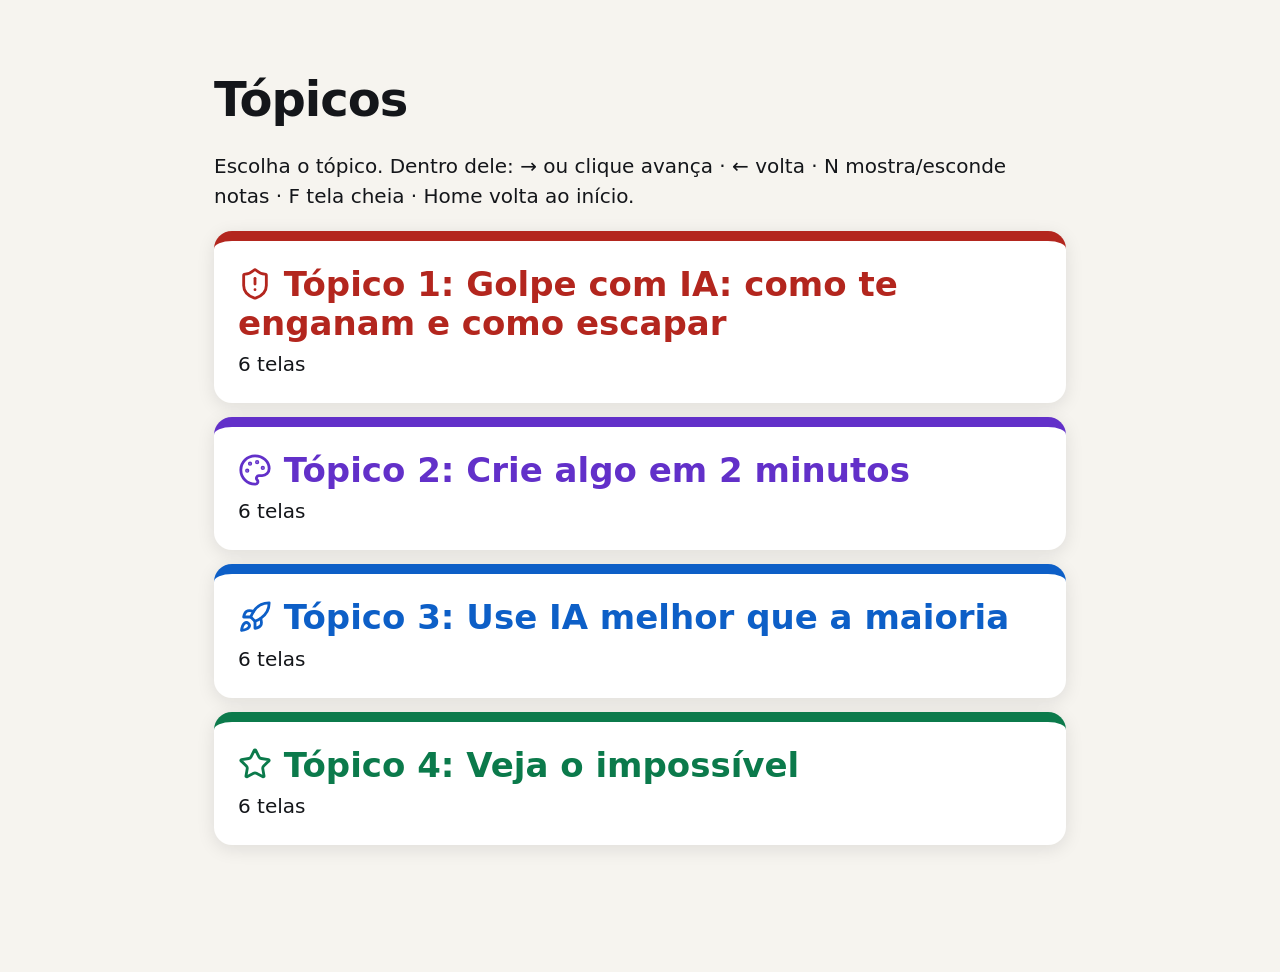
<file: 05-apresentacao/slides.html>
<!DOCTYPE html>
<html lang="pt-BR">
<head>
  <meta charset="utf-8">
  <meta name="viewport" content="width=device-width, initial-scale=1">
  <title>Tópicos — IA sem Mistério</title>
  <link rel="icon" href="data:,">
  <link rel="stylesheet" href="../04-apps/shared/estilo.css">
  <link rel="stylesheet" href="../04-apps/shared/animacoes.css">
  <style>
    html, body { height: 100%; }
    body { margin: 0; background: #101216; color: #fff; overflow: hidden; font-size: 20px; }
    body.escolha { overflow: auto; background: var(--fundo); color: var(--texto); }

    .palco { position: fixed; inset: 0; display: flex; flex-direction: column; padding: 4vh 5vw 9vh; }
    .faixa-topo { height: 1.2vh; background: var(--cor, var(--destaque)); position: fixed; top: 0; left: 0; right: 0; }
    .titulo-slide { font-size: clamp(40px, 6.2vw, 110px); font-weight: 800; line-height: 1.02; letter-spacing: -.02em; margin: 0 0 3vh; }
    .texto-slide { font-size: clamp(26px, 3.2vw, 56px); line-height: 1.25; opacity: .92; }
    .centro-v { flex: 1; display: flex; flex-direction: column; justify-content: center; }

    .regra { font-size: clamp(44px, 7vw, 130px); font-weight: 800; line-height: 1.08; }
    .regra div:first-child { color: var(--destaque); }
    .rodape-regra { font-size: clamp(24px, 2.6vw, 46px); margin-top: 3vh; font-weight: 700; opacity: .9; }

    .midia-area { flex: 1; min-height: 0; display: flex; align-items: center; justify-content: center; gap: 2vw; }
    .midia-area video { max-width: 100%; max-height: 62vh; border-radius: 18px; background: #000; }
    /* A grade ocupa exatamente o espaço livre da tela (flex:1) e cada imagem encolhe para caber:
       nunca invade o título nem a legenda, seja qual for a quantidade de imagens. */
    .midia-area.grade { align-items: stretch; }
    .grade-img { display: grid; grid-template-columns: repeat(var(--cols, 3), minmax(0, 1fr)); grid-auto-rows: minmax(0, 1fr);
      gap: 1.4vw; width: 100%; height: 100%; min-height: 0; justify-items: center; align-items: center; }
    .grade-img img { max-width: 100%; max-height: 100%; min-height: 0; object-fit: contain; border-radius: 14px; background: #222; }
    .falta { border: 4px dashed #666; border-radius: 14px; display: flex; align-items: center; justify-content: center; text-align: center; padding: 20px; color: #aaa; font-size: clamp(16px, 1.4vw, 24px); min-height: 20vh; }

    .botao-som { font-size: clamp(60px, 10vw, 180px); background: none; border: 6px solid var(--destaque); color: #fff; border-radius: 50%; width: 1.8em; height: 1.8em; cursor: pointer; }
    .botao-som.tocando { background: var(--destaque); color: #101216; }
    .transcricao-slide { font-size: clamp(26px, 3vw, 52px); font-style: italic; max-width: 70vw; text-align: center; margin-top: 3vh; white-space: pre-line; }
    .alternativa { font-size: clamp(30px, 4vw, 72px); font-weight: 800; line-height: 1.25; text-align: left; }
    .alternativa div + div { margin-top: 1.4vh; }

    .revelar-slide { margin-top: 3vh; background: var(--destaque); color: #101216; border-radius: 22px; padding: 2vh 2.5vw; font-size: clamp(30px, 4vw, 72px); font-weight: 800; animation: surgir .3s; }

    .comparar { display: grid; grid-template-columns: 1fr 1fr; gap: 2.5vw; flex: 1; min-height: 0; }
    .lado { border-radius: 24px; padding: 3vh 2vw; display: flex; flex-direction: column; gap: 2vh; min-height: 0; }
    .lado.ruim { background: #3a1512; border: 4px solid var(--perigos); }
    .lado.bom { background: #0f2e20; border: 4px solid #22b573; }
    .lado .rotulo { font-size: clamp(22px, 2.4vw, 42px); font-weight: 800; text-transform: uppercase; letter-spacing: .06em; }
    .lado .txt { font-size: clamp(22px, 2.3vw, 40px); line-height: 1.3; }
    .lado img { max-height: 34vh; object-fit: contain; border-radius: 12px; }

    .chamada { display: grid; grid-template-columns: 1.4fr 1fr; gap: 4vw; align-items: center; flex: 1; }
    .chamada .qr svg { width: min(46vh, 34vw); height: min(46vh, 34vw); }
    .chamada .url { font-size: clamp(18px, 1.9vw, 34px); font-weight: 800; margin-top: 1.5vh; color: var(--destaque); overflow-wrap: anywhere; }

    .pontos { position: fixed; left: 0; right: 0; bottom: 3vh; display: flex; justify-content: center; gap: 12px; }
    .pontos span { width: 16px; height: 16px; border-radius: 50%; background: #444; }
    .pontos span.atual { background: var(--destaque); transform: scale(1.3); }
    .rotulo-show { position: fixed; left: 5vw; bottom: 2.6vh; font-size: 16px; opacity: .6; }
    .dica-teclas { position: fixed; right: 5vw; bottom: 2.6vh; font-size: 14px; opacity: .45; }

    .notas { position: fixed; left: 0; right: 0; bottom: 0; background: rgba(0,0,0,.92); border-top: 4px solid var(--destaque); padding: 14px 5vw 18px; font-size: 22px; line-height: 1.4; z-index: 20; max-height: 40vh; overflow: auto; }
    .notas .meta { color: var(--destaque); font-weight: 800; margin-bottom: 6px; }

    .btn-som { display: none !important; }   /* no telão não há botão de som (use ?som=0 na URL para silenciar) */
    .lista-shows { max-width: 900px; margin: 8vh auto; padding: 0 24px; }
  </style>
</head>
<body>
  <div id="raiz"></div>

  <script src="../04-apps/shared/config.js"></script>
  <script src="../04-apps/shared/icones.js"></script>
  <script src="../04-apps/shared/qrcode.js"></script>
  <script src="../04-apps/shared/util.js"></script>
  <script src="../04-apps/shared/efeitos.js"></script>
  <script src="shows.dados.js"></script>
  <script>
  (function () {
    "use strict";
    var EV = IA.EVENTO, el = IA.el, raiz = document.getElementById("raiz");
    var SHOWS = window.SHOWS || {};
    var idShow = IA.parametro("show");
    var show = SHOWS[idShow];

    /* ---------- Sem ?show=N: menu de escolha ---------- */
    if (!show) {
      document.body.className = "escolha";
      var lista = el("div", { class: "lista-shows" }, [
        el("h1", {}, ["Tópicos"]),
        el("p", {}, ["Escolha o tópico. Dentro dele: → ou clique avança · ← volta · N mostra/esconde notas · F tela cheia · Home volta ao início."]),
        Object.keys(SHOWS).length ? null : el("div", { class: "feedback errado" }, [el("div", { class: "titulo" }, ["shows.dados.js não encontrado ou vazio"])])
      ]);
      Object.keys(SHOWS).forEach(function (k) {
        var s = SHOWS[k], t = IA.TRILHAS[s.trilha] || {};
        lista.appendChild(el("a", { class: "cartao trilha clicavel " + (t.classe || ""), href: "?show=" + k,
          style: "display:block;margin:14px 0;text-decoration:none;color:inherit" }, [
          el("h2", { style: "color:var(--cor);margin:0" }, [(t.icone || "") + " Tópico " + k + ": " + s.titulo]),
          el("p", { style: "margin:6px 0 0" }, [s.telas.length + " telas"])
        ]));
      });
      raiz.appendChild(lista);
      return;
    }

    // Troca [NOME] pelo primeiro nome do instrutor (config.js), se já preenchido
    var primeiroNome = ((EV.instrutor && EV.instrutor.nome) || "").trim().split(/\s+/)[0];
    if (primeiroNome && !/^seu$/i.test(primeiroNome)) {
      show.telas.forEach(function (t) {
        ["titulo", "texto", "transcricao", "legenda", "revelar", "notas", "rodape"].forEach(function (k) {
          if (typeof t[k] === "string") t[k] = t[k].replace(/\[NOME\]/g, primeiroNome);
        });
      });
    }

    var trilha = IA.TRILHAS[show.trilha] || {};
    document.body.className = trilha.classe || "";
    document.title = "Tópico " + idShow + " — " + show.titulo;

    var atual = 0, passoRevelar = false, notasVisiveis = false, inicioShow = null, telaAnimada = -1;
    var audioAtual = null;

    function imagemOuFalta(src) {
      var img = el("img", { src: src, alt: "" });
      img.onerror = function () { img.replaceWith(el("div", { class: "falta" }, ["Imagem ainda não criada:", el("br"), src])); };
      return img;
    }

    function pararMidia() {
      if (audioAtual) { try { audioAtual.pause(); } catch (e) {} audioAtual = null; }
      Array.prototype.forEach.call(document.querySelectorAll("video"), function (v) { try { v.pause(); } catch (e) {} });
    }

    function desenhar() {
      pararMidia();
      raiz.innerHTML = "";
      var t = show.telas[atual];
      // Só o slide NOVO anima a entrada (animacoes.css). Redesenhar o mesmo slide (passo de "revelar") não reanima.
      var palco = el("div", { class: "palco" + (atual === telaAnimada ? " sem-anim" : "") });
      telaAnimada = atual;
      raiz.appendChild(el("div", { class: "faixa-topo" }));
      raiz.appendChild(palco);

      if (t.tipo === "regra") {
        palco.appendChild(el("div", { class: "centro-v" }, [
          t.titulo ? el("div", { class: "texto-slide", style: "text-transform:uppercase;letter-spacing:.08em;margin-bottom:2vh" }, [t.titulo]) : null,
          el("div", { class: "regra" }, (t.linhas || []).map(function (l) { return el("div", {}, [l]); })),
          t.rodape ? el("div", { class: "rodape-regra" }, [t.rodape]) : null
        ]));
      } else if (t.tipo === "frase") {
        palco.appendChild(el("div", { class: "centro-v" }, [
          el("h1", { class: "titulo-slide", style: "font-size:clamp(48px,8vw,150px)" }, [t.titulo]),
          t.texto ? el("div", { class: "texto-slide" }, [t.texto]) : null
        ]));
      } else if (t.tipo === "audio") {
        var audio = new Audio(t.midia);
        var falta = false;
        var btn = el("button", { class: "botao-som", type: "button", title: "Tocar (Enter)", "data-som": "nenhum" }, ["▶"]);
        var area = el("div", { class: "midia-area", style: "flex-direction:column" }, [btn]);
        var transc = t.transcricao ? el("div", { class: "transcricao-slide" + (t.mostrarTranscricao ? "" : " oculto") }, [t.mostrarTranscricao ? t.transcricao : "“" + t.transcricao.replace(/^[“"]|[”"]$/g, "") + "”"]) : null;
        if (transc) area.appendChild(transc);
        audio.addEventListener("error", function () {
          falta = true;
          btn.replaceWith(el("div", { class: "falta", style: "min-width:50vw" }, ["Áudio ainda não preparado:", el("br"), t.midia, el("br"), "Leia a transcrição em voz alta (tecla T)."]));
          if (transc) transc.classList.remove("oculto");
        });
        audio.addEventListener("play", function () { btn.classList.add("tocando"); btn.textContent = "❚❚"; });
        audio.addEventListener("pause", function () { btn.classList.remove("tocando"); btn.textContent = "▶"; });
        audio.addEventListener("ended", function () { if (transc) transc.classList.remove("oculto"); });
        btn.addEventListener("click", function (ev) { ev.stopPropagation(); btn.blur(); if (audio.paused) audio.play(); else audio.pause(); });
        audioAtual = audio;
        palco.appendChild(el("h1", { class: "titulo-slide" }, [t.titulo]));
        palco.appendChild(area);
        palco._alternarTranscricao = function () { if (transc) transc.classList.toggle("oculto"); };
        palco._tocar = function () { if (!falta) { if (audio.paused) audio.play(); else audio.pause(); } };
      } else if (t.tipo === "video") {
        var v = el("video", { src: t.midia, controls: true, preload: "auto" });
        var areaV = el("div", { class: "midia-area" }, [v]);
        v.addEventListener("error", function () {
          v.replaceWith(t.alternativa
            ? el("div", { class: "alternativa" }, t.alternativa.map(function (l) { return el("div", {}, [l]); }))
            : el("div", { class: "falta", style: "min-width:50vw;min-height:40vh" }, ["Vídeo ainda não preparado:", el("br"), t.midia]));
        });
        v.addEventListener("click", function (ev) { ev.stopPropagation(); });
        palco.appendChild(el("h1", { class: "titulo-slide" }, [t.titulo]));
        palco.appendChild(areaV);
        if (t.legenda) palco.appendChild(el("div", { class: "texto-slide", style: "text-align:center;margin-top:2vh;color:var(--destaque);font-weight:800" }, [t.legenda]));
        palco._tocar = function () { if (v.paused) v.play(); else v.pause(); };
      } else if (t.tipo === "imagens") {
        var srcs = [].concat(t.midia || []);
        // Com revelarSozinho, ao revelar somem título e legenda: fica só a imagem + a resposta
        var soRevelacao = !!(t.revelarSozinho && t.revelar && passoRevelar);
        var colunas = srcs.length <= 4 ? Math.max(srcs.length, 1) : 3;
        if (!soRevelacao) palco.appendChild(el("h1", { class: "titulo-slide" }, [t.titulo]));
        palco.appendChild(el("div", { class: "midia-area grade" }, [
          el("div", { class: "grade-img", style: "--cols:" + colunas }, srcs.map(imagemOuFalta))
        ]));
        if (t.legenda && !soRevelacao) palco.appendChild(el("div", { class: "texto-slide", style: "text-align:center;margin-top:2vh" }, [t.legenda]));
      } else if (t.tipo === "comparar") {
        palco.appendChild(el("h1", { class: "titulo-slide" }, [t.titulo]));
        palco.appendChild(el("div", { class: "comparar" }, [["esquerda", "ruim"], ["direita", "bom"]].map(function (par) {
          var lado = t[par[0]] || {};
          return el("div", { class: "lado " + par[1] }, [
            el("div", { class: "rotulo" }, [lado.rotulo || ""]),
            lado.texto ? el("div", { class: "txt" }, [lado.texto]) : null,
            lado.midia ? imagemOuFalta(lado.midia) : null
          ]);
        })));
      } else if (t.tipo === "chamada") {
        var m = EV.marca || {};
        var codigo = IA.qr(m.linkMateriais, 400);
        palco.appendChild(el("div", { class: "chamada" }, [
          el("div", {}, [
            el("h1", { class: "titulo-slide" }, [t.titulo]),
            t.texto ? el("div", { class: "texto-slide" }, [t.texto]) : null,
          ]),
          el("div", { style: "text-align:center" }, [
            codigo || el("div", { class: "falta", style: "min-height:34vh" }, ["QR Code aparece aqui quando linkMateriais estiver preenchido em config.js"]),
            codigo ? el("div", { class: "texto-slide", style: "margin-top:1.5vh;font-size:clamp(20px,2vw,34px)" }, ["Aponte a câmera do celular"]) : null,
            m.linkMateriais ? el("div", { class: "url" }, [IA.urlCurta(m.linkMateriais)]) : null
          ])
        ]));
      } else {
        palco.appendChild(el("h1", { class: "titulo-slide" }, [t.titulo || "(tela sem tipo)"]));
        if (t.texto) palco.appendChild(el("div", { class: "texto-slide" }, [t.texto]));
      }

      if (t.revelar && passoRevelar) {
        palco.appendChild(el("div", { class: "revelar-slide" }, [t.revelar]));
      }

      // Rodapé: pontos de progresso, rótulo do show, notas
      raiz.appendChild(el("div", { class: "pontos" }, show.telas.map(function (_, i) { return el("span", { class: i === atual ? "atual" : "" }); })));
      raiz.appendChild(el("div", { class: "rotulo-show" }, [(trilha.icone || "") + " Tópico " + idShow + " · " + (atual + 1) + "/" + show.telas.length]));
      raiz.appendChild(el("div", { class: "dica-teclas" }, ["→ avança · ← volta · N notas · Enter toca · F tela cheia"]));
      raiz._palco = palco;
      desenharNotas();
    }

    // Notas ficam numa camada separada: abrir/fechar ou atualizar o relógio NÃO interrompe áudio/vídeo
    function desenharNotas() {
      var antiga = raiz.querySelector(".notas");
      if (antiga) antiga.remove();
      if (!notasVisiveis) return;
      var t = show.telas[atual];
      var decorrido = inicioShow ? Math.floor((Date.now() - inicioShow) / 1000) : 0;
      raiz.appendChild(el("div", { class: "notas" }, [
        el("div", { class: "meta" }, ["Tela " + (atual + 1) + "/" + show.telas.length + " · tempo do tópico " + Math.floor(decorrido / 60) + ":" + ("0" + decorrido % 60).slice(-2) +
          (t.revelar && !passoRevelar ? " · próximo clique REVELA" : "")]),
        el("div", {}, [t.notas || "(sem notas)"])
      ]));
    }

    function avancar() {
      if (!inicioShow) inicioShow = Date.now();
      var t = show.telas[atual];
      if (t.revelar && !passoRevelar) { passoRevelar = true; desenhar(); if (window.IA && IA.som) IA.som("revela"); return; }
      if (atual < show.telas.length - 1) { atual++; passoRevelar = false; desenhar(); }
    }
    function voltar() {
      if (passoRevelar) { passoRevelar = false; desenhar(); return; }
      if (atual > 0) { atual--; passoRevelar = !!show.telas[atual].revelar; desenhar(); }
    }

    document.addEventListener("keydown", function (e) {
      var k = e.key;
      if (k === "ArrowRight" || k === "PageDown" || k === " " ) { e.preventDefault(); avancar(); }
      else if (k === "ArrowLeft" || k === "PageUp" || k === "Backspace") { e.preventDefault(); voltar(); }
      else if (k === "Home") { atual = 0; passoRevelar = false; desenhar(); }
      else if (k === "End") { atual = show.telas.length - 1; passoRevelar = false; desenhar(); }
      else if (k === "n" || k === "N") { notasVisiveis = !notasVisiveis; desenharNotas(); }
      else if (k === "t" || k === "T") { if (raiz._palco && raiz._palco._alternarTranscricao) raiz._palco._alternarTranscricao(); }
      else if (k === "Enter" || k === "p" || k === "P") {
        // Evita tocar/pausar duas vezes quando o botão ▶ está com foco
        e.preventDefault();
        if (document.activeElement && document.activeElement.blur) document.activeElement.blur();
        if (raiz._palco && raiz._palco._tocar) raiz._palco._tocar();
      }
      else if (k === "f" || k === "F") {
        if (!document.fullscreenElement) document.documentElement.requestFullscreen().catch(function () {});
        else document.exitFullscreen();
      } else if (/^[1-9]$/.test(k) && +k <= show.telas.length) { atual = +k - 1; passoRevelar = false; desenhar(); }
    });
    document.addEventListener("click", function (e) {
      if (e.target.closest("button, video, a")) return;
      avancar();
    });
    setInterval(function () { if (notasVisiveis) desenharNotas(); }, 15000);

    desenhar();
  })();
  </script>
</body>
</html>
</file>
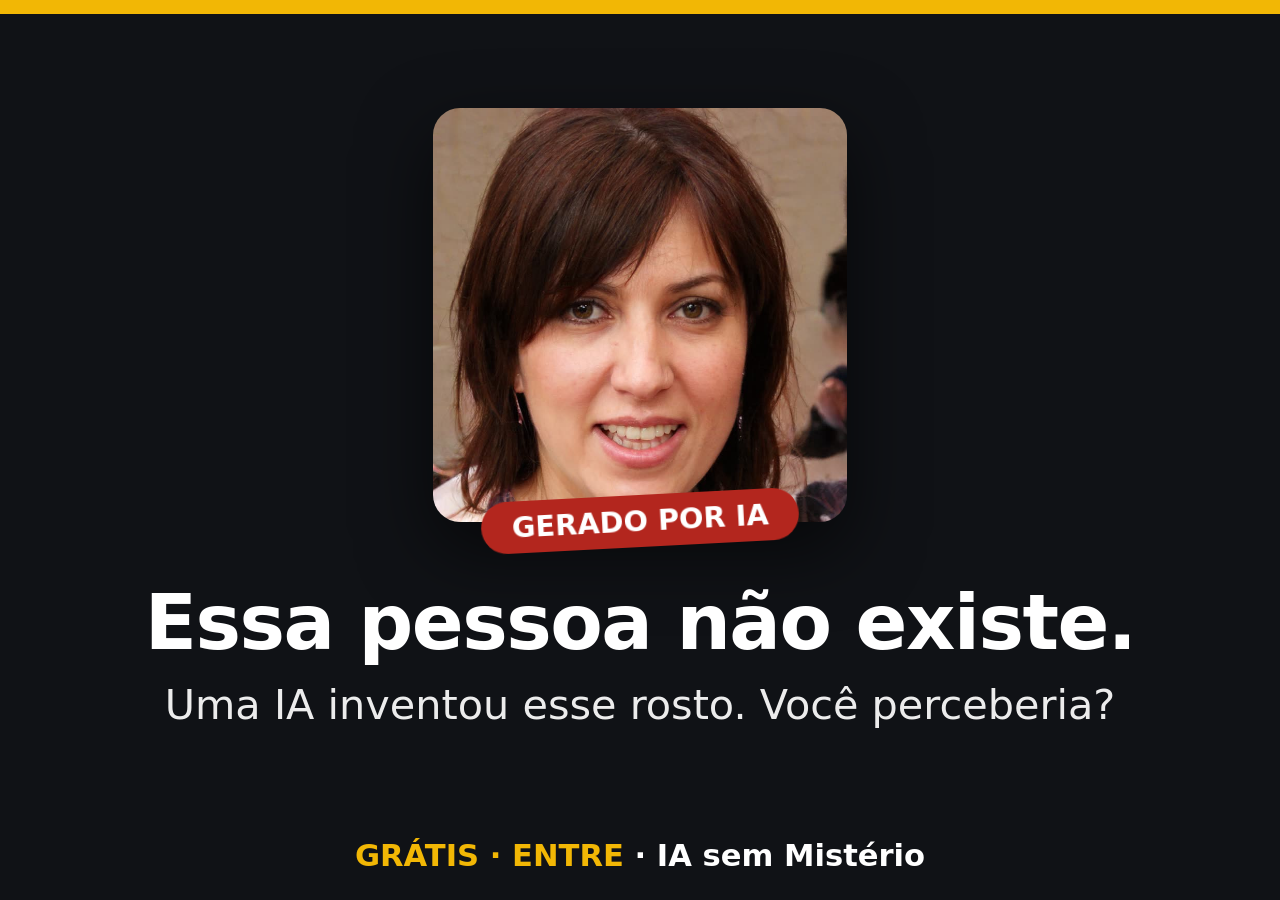
<file: 05-apresentacao/tela-atracao.html>
<!DOCTYPE html>
<html lang="pt-BR">
<head>
  <meta charset="utf-8">
  <meta name="viewport" content="width=device-width, initial-scale=1">
  <title>Tela de atração — IA sem Mistério</title>
  <!--
    Loop para a TV ou para o monitor virado para a porta (P1 "vitrine").
    Parâmetros:
      ?reservado=1  faixa "Este computador abre quando encher"
      ?som=1        toca midia/voz-clonada-neutra.mp3 a cada 3 minutos (só se o PC tiver caixa própria;
                    o atalho ABRIR-vitrine.bat já libera o som automático no Chrome)
    Os textos das cartelas vêm de 04-apps/portal/dados-trilhas.js (campo "ocioso").
  -->
  <link rel="stylesheet" href="../04-apps/shared/animacoes.css">
  <style>
    html, body { margin: 0; height: 100%; background: #101216; color: #fff; overflow: hidden; cursor: none;
      font-family: "Segoe UI", system-ui, Arial, sans-serif; }
    .faixa-cor { position: fixed; top: 0; left: 0; right: 0; height: 1.6vh; background: #F2B705; transition: background .6s; }
    .palco { position: fixed; inset: 5vh 6vw 12vh; display: flex; flex-direction: column; align-items: center; justify-content: center; text-align: center; animation: entrar .6s ease-out; }
    @keyframes entrar { from { opacity: 0; transform: scale(.97); } to { opacity: 1; transform: none; } }
    .icone { font-size: 22vh; line-height: 1; }
    .img { max-height: 46vh; max-width: 70vw; border-radius: 3vh; box-shadow: 0 3vh 8vh rgba(0,0,0,.6); }
    .selo { display: inline-block; margin-top: -3vh; background: #B3261E; color: #fff; font-weight: 800; font-size: 3.2vh; padding: 1vh 2.4vw; border-radius: 99px; transform: rotate(-3deg); }
    .titulo { font-size: 8.5vh; font-weight: 800; line-height: 1.05; margin: 4vh 0 2vh; letter-spacing: -.02em; max-width: 88vw; }
    .texto { font-size: 4.6vh; opacity: .92; max-width: 80vw; }
    .qr-box { background: #fff; padding: 2vh; border-radius: 2vh; line-height: 0; margin-top: 2vh; }
    .qr-box svg { width: 34vh; height: 34vh; }
    .url { font-size: 4vh; font-weight: 800; color: #F2B705; margin-top: 2vh; }
    .rodape { position: fixed; left: 0; right: 0; bottom: 3vh; text-align: center; font-size: 3.4vh; font-weight: 700; }
    .rodape .grande { color: #F2B705; }
    .reservado { position: fixed; top: 3vh; left: 0; right: 0; text-align: center; background: #F2B705; color: #101216; font-weight: 800; font-size: 3.6vh; padding: 1.2vh; }
  </style>
</head>
<body>
  <div class="faixa-cor" id="faixa"></div>
  <div class="reservado" id="reservado" hidden>Este computador abre quando a carreta encher — enquanto isso, assista ao tópico!</div>
  <div class="palco" id="palco"></div>
  <div class="rodape" id="rodape"></div>

  <script src="../04-apps/shared/config.js"></script>
  <script src="../04-apps/shared/icones.js"></script>
  <script src="../04-apps/shared/qrcode.js"></script>
  <script src="../04-apps/shared/util.js"></script>
  <script src="../04-apps/portal/dados-trilhas.js"></script>
  <script>
  (function () {
    "use strict";
    var EV = IA.EVENTO, el = IA.el, palco = document.getElementById("palco");
    var base = (window.TRILHAS_PORTAL && window.TRILHAS_PORTAL.ocioso) || [];
    var cores = ["#F2B705", "#B3261E", "#6230C9", "#0D5FC7", "#0B7A4B"];

    // Caminhos das cartelas do portal são relativos a 04-apps/portal/: ajustar para esta pasta
    function caminho(src) { return src ? src.replace("../../05-apresentacao/", "") : src; }

    // Sem horários fixos: cartelas "próximo tópico" (com hora) não entram no giro
    var cartelas = base.filter(function (c) { return !c.proximoShow; })
      .map(function (c) { return Object.assign({}, c, { imagem: caminho(c.imagem) }); });
    if (EV.marca && EV.marca.linkMateriais) cartelas.push({ qr: true });

    if (IA.parametro("reservado") === "1") document.getElementById("reservado").hidden = false;

    function desenhar(c) {
      palco.innerHTML = "";
      palco.style.animation = "none"; void palco.offsetWidth; palco.style.animation = "";

      if (c.qr) {
        var q = IA.qr(EV.marca.linkMateriais, 400);
        palco.appendChild(el("div", { class: "titulo", style: "font-size:7vh" }, [(EV.oferta && EV.oferta.titulo) || "Leve o material"]));
        palco.appendChild(el("div", { class: "texto" }, [(EV.oferta && EV.oferta.texto) || ""]));
        if (q) palco.appendChild(el("div", { class: "qr-box" }, [q.firstChild]));
        palco.appendChild(el("div", { class: "url" }, [IA.urlCurta(EV.marca.linkMateriais)]));
        return true;
      }
      if (c.imagem) {
        var img = el("img", { class: "img", src: c.imagem, alt: "" });
        img.onerror = function () { img.replaceWith(el("div", { class: "icone" }, [c.icone || "🤖"])); };
        palco.appendChild(img);
        if (/não existe/i.test(c.titulo || "")) palco.appendChild(el("div", { class: "selo" }, ["GERADO POR IA"]));
      } else {
        palco.appendChild(el("div", { class: "icone" }, [c.icone || "✨"]));
      }
      palco.appendChild(el("div", { class: "titulo" }, [c.titulo]));
      if (c.texto) palco.appendChild(el("div", { class: "texto" }, [c.texto]));
      return true;
    }

    var i = 0;
    function girar() {
      for (var n = 0; n < cartelas.length; n++) {
        var c = cartelas[i % cartelas.length];
        document.getElementById("faixa").style.background = cores[i % cores.length];
        i++;
        if (desenhar(c)) break;
      }
      document.getElementById("rodape").innerHTML = "";
      document.getElementById("rodape").appendChild(el("div", {}, [
        el("span", { class: "grande" }, ["GRÁTIS · ENTRE"]), "  ·  " + (EV.nomeOficina || "")
      ]));
    }
    girar();
    setInterval(girar, 8000);

    // Som opcional a cada 3 minutos
    if (IA.parametro("som") === "1") {
      var audio = new Audio("midia/voz-clonada-neutra.mp3");
      setInterval(function () { try { audio.currentTime = 0; audio.play(); } catch (e) {} }, 180000);
    }

    // Recarrega a cada 30 min por segurança (memória, relógio)
    setTimeout(function () { location.reload(); }, 30 * 60000);
  })();
  </script>
</body>
</html>
</file>
<file: 04-apps/shared/estilo.css>
/* =====================================================================
   IA sem Mistério — sistema visual compartilhado
   Regras: legível sob luz forte e para idosos, toque fácil, sem internet.
   ===================================================================== */

:root {
  /* Base clara de alto contraste */
  --fundo: #F6F4EF;
  --superficie: #FFFFFF;
  --texto: #14161A;
  --texto-suave: #4A4F57;
  --borda: #D9D5CC;
  --sombra: 0 4px 18px rgba(20, 22, 26, .10);

  /* Cores das trilhas (todas com texto branco em contraste AA)
     Não caia em golpe = vermelho · Crie algo = roxo · Trabalhe melhor = azul · Veja o impossível = verde */
  --perigos: #B3261E;
  --perigos-claro: #FDE8E6;
  --generativa: #6230C9;
  --generativa-claro: #EEE6FD;
  --produtividade: #0D5FC7;
  --produtividade-claro: #E3EEFC;
  --incriveis: #0B7A4B;
  --incriveis-claro: #E2F5EC;

  --destaque: #F2B705;      /* amarelo de chamada */
  --certo: #0B7A4B;
  --certo-claro: #E2F5EC;
  --errado: #B3261E;
  --errado-claro: #FDE8E6;
  --link: #0D5FC7;

  --raio: 18px;
  --raio-peq: 10px;
  --espaco: 24px;

  --fonte: "Segoe UI", system-ui, -apple-system, Roboto, "Helvetica Neue", Arial, sans-serif;
}

* { box-sizing: border-box; }

html { font-size: 20px; }
@media (min-width: 1600px) { html { font-size: 22px; } }
@media (max-width: 900px)  { html { font-size: 18px; } }

body {
  margin: 0;
  min-height: 100vh;
  font-family: var(--fonte);
  font-size: 1rem;
  line-height: 1.5;
  color: var(--texto);
  background: var(--fundo);
  -webkit-font-smoothing: antialiased;
}

h1, h2, h3 { line-height: 1.15; margin: 0 0 .5em; }
h1 { font-size: 2.4rem; font-weight: 800; letter-spacing: -.02em; }
h2 { font-size: 1.7rem; font-weight: 800; }
h3 { font-size: 1.25rem; font-weight: 700; }
p  { margin: 0 0 1em; }
a  { color: var(--link); }
strong { font-weight: 700; }

img { max-width: 100%; }

/* ---------- Estrutura ---------- */

.topo {
  display: flex;
  align-items: center;
  gap: 16px;
  padding: 12px var(--espaco);
  background: var(--texto);
  color: #fff;
  position: sticky;
  top: 0;
  z-index: 50;
}
.topo .marca { font-weight: 800; font-size: 1.1rem; }
.topo .marca small { display: block; font-weight: 400; font-size: .75rem; opacity: .8; }
.topo .espaco { flex: 1; }
.topo .btn { min-height: 48px; padding: 8px 18px; font-size: .9rem; }

.conteudo {
  max-width: 1200px;
  margin: 0 auto;
  padding: var(--espaco);
}
.conteudo.estreito { max-width: 860px; }

.tela { display: none; animation: surgir .25s ease-out; }
.tela.ativa { display: block; }
@keyframes surgir { from { opacity: 0; transform: translateY(8px); } to { opacity: 1; transform: none; } }

.grade { display: grid; gap: var(--espaco); }
.grade.g2 { grid-template-columns: repeat(2, minmax(0, 1fr)); }
.grade.g3 { grid-template-columns: repeat(3, minmax(0, 1fr)); }
.grade.g4 { grid-template-columns: repeat(4, minmax(0, 1fr)); }
@media (max-width: 1000px) { .grade.g3, .grade.g4 { grid-template-columns: repeat(2, minmax(0, 1fr)); } }
@media (max-width: 640px)  { .grade.g2, .grade.g3, .grade.g4 { grid-template-columns: 1fr; } }

.linha { display: flex; flex-wrap: wrap; gap: 12px; align-items: center; }
.centro { text-align: center; }
.oculto { display: none !important; }

/* ---------- Cartões ---------- */

.cartao {
  background: var(--superficie);
  border: 2px solid var(--borda);
  border-radius: var(--raio);
  padding: var(--espaco);
  box-shadow: var(--sombra);
}
.cartao.clicavel { cursor: pointer; transition: transform .12s, box-shadow .12s; }
.cartao.clicavel:hover, .cartao.clicavel:focus-visible { transform: translateY(-3px); box-shadow: 0 10px 28px rgba(20,22,26,.16); }

.cartao.trilha { border-width: 0; border-top: 10px solid var(--cor, var(--texto)); }
.cartao .icone { font-size: 3rem; line-height: 1; margin-bottom: 12px; }

/* Cores por trilha: aplique a classe no elemento pai */
.t-perigos       { --cor: var(--perigos);       --cor-clara: var(--perigos-claro); }
.t-generativa    { --cor: var(--generativa);    --cor-clara: var(--generativa-claro); }
.t-produtividade { --cor: var(--produtividade); --cor-clara: var(--produtividade-claro); }
.t-incriveis     { --cor: var(--incriveis);     --cor-clara: var(--incriveis-claro); }

.faixa {
  background: var(--cor, var(--texto));
  color: #fff;
  border-radius: var(--raio);
  padding: calc(var(--espaco) * 1.2) var(--espaco);
}
.faixa h1, .faixa h2 { color: #fff; }

/* ---------- Botões ---------- */

.btn {
  display: inline-flex;
  align-items: center;
  justify-content: center;
  gap: 10px;
  min-height: 60px;
  min-width: 80px;
  padding: 12px 28px;
  border: 3px solid transparent;
  border-radius: 999px;
  font: inherit;
  font-weight: 700;
  font-size: 1.05rem;
  text-decoration: none;
  cursor: pointer;
  background: var(--texto);
  color: #fff;
  transition: transform .08s, filter .12s;
  user-select: none;
}
.btn:hover { filter: brightness(1.12); }
.btn:active { transform: scale(.97); }
.btn:focus-visible { outline: 4px solid var(--destaque); outline-offset: 3px; }
.btn[disabled] { opacity: .45; cursor: not-allowed; }

.btn.cor       { background: var(--cor, var(--texto)); }
.btn.claro     { background: var(--superficie); color: var(--texto); border-color: var(--texto); }
.btn.destaque  { background: var(--destaque); color: var(--texto); }
.btn.certo     { background: var(--certo); }
.btn.errado    { background: var(--errado); }
.btn.grande    { min-height: 80px; font-size: 1.4rem; padding: 16px 40px; }
.btn.bloco     { display: flex; width: 100%; }

/* ---------- Etiquetas ---------- */

.etiqueta {
  display: inline-block;
  padding: 3px 12px;
  border-radius: 999px;
  font-size: .75rem;
  font-weight: 700;
  background: var(--fundo);
  border: 2px solid var(--borda);
  color: var(--texto-suave);
  white-space: nowrap;
}
.etiqueta.internet { border-color: var(--link); color: var(--link); }
.etiqueta.login    { border-color: var(--errado); color: var(--errado); }
.etiqueta.ok       { border-color: var(--certo); color: var(--certo); }

/* ---------- Progresso ---------- */

.progresso { display: flex; gap: 8px; margin: 12px 0 20px; }
.progresso span { flex: 1; height: 10px; border-radius: 999px; background: var(--borda); }
.progresso span.feito { background: var(--cor, var(--texto)); }

/* ---------- Feedback ---------- */

.feedback {
  border-radius: var(--raio);
  padding: var(--espaco);
  border: 3px solid;
  margin: 16px 0;
}
.feedback.certo  { border-color: var(--certo);  background: var(--certo-claro); }
.feedback.errado { border-color: var(--errado); background: var(--errado-claro); }
.feedback .titulo { font-size: 1.5rem; font-weight: 800; margin-bottom: 8px; }

.alerta-lista { list-style: none; padding: 0; margin: 0; }
.alerta-lista li { padding: 10px 0 10px 44px; position: relative; border-bottom: 1px dashed var(--borda); }
/* Marcadores em ícone Lucide (ISC, mesmos paths de shared/icones.js) via máscara: a cor vem da variável CSS */
.alerta-lista li::before {
  content: ""; position: absolute; left: 4px; top: 13px; width: 1.4rem; height: 1.4rem;
  background: var(--errado);
  -webkit-mask: url("data:image/svg+xml,%3Csvg xmlns='http://www.w3.org/2000/svg' viewBox='0 0 24 24' fill='none' stroke='%23000' stroke-width='2' stroke-linecap='round' stroke-linejoin='round'%3E%3Cpath d='M4 22V4a1 1 0 0 1 .4-.8A6 6 0 0 1 8 2c3 0 5 2 7.333 2q2 0 3.067-.8A1 1 0 0 1 20 4v10a1 1 0 0 1-.4.8A6 6 0 0 1 16 16c-3 0-5-2-8-2a6 6 0 0 0-4 1.528' /%3E%3C/svg%3E") center / contain no-repeat;
  mask: url("data:image/svg+xml,%3Csvg xmlns='http://www.w3.org/2000/svg' viewBox='0 0 24 24' fill='none' stroke='%23000' stroke-width='2' stroke-linecap='round' stroke-linejoin='round'%3E%3Cpath d='M4 22V4a1 1 0 0 1 .4-.8A6 6 0 0 1 8 2c3 0 5 2 7.333 2q2 0 3.067-.8A1 1 0 0 1 20 4v10a1 1 0 0 1-.4.8A6 6 0 0 1 16 16c-3 0-5-2-8-2a6 6 0 0 0-4 1.528' /%3E%3C/svg%3E") center / contain no-repeat;
}
.alerta-lista.dicas li::before {
  background: var(--certo);
  -webkit-mask-image: url("data:image/svg+xml,%3Csvg xmlns='http://www.w3.org/2000/svg' viewBox='0 0 24 24' fill='none' stroke='%23000' stroke-width='2' stroke-linecap='round' stroke-linejoin='round'%3E%3Ccircle cx='12' cy='12' r='10' /%3E%3Cpath d='m16 9-5.5 5.5L8 12' /%3E%3C/svg%3E");
  mask-image: url("data:image/svg+xml,%3Csvg xmlns='http://www.w3.org/2000/svg' viewBox='0 0 24 24' fill='none' stroke='%23000' stroke-width='2' stroke-linecap='round' stroke-linejoin='round'%3E%3Ccircle cx='12' cy='12' r='10' /%3E%3Cpath d='m16 9-5.5 5.5L8 12' /%3E%3C/svg%3E");
}

/* ---------- Aviso de inatividade (util.js) ---------- */

.aviso-inatividade {
  position: fixed; inset: 0; z-index: 9999;
  display: flex; align-items: center; justify-content: center;
  background: rgba(20, 22, 26, .82);
  color: #fff; text-align: center; padding: 24px;
}
.aviso-inatividade .caixa { max-width: 640px; }
.aviso-inatividade .contagem { font-size: 5rem; font-weight: 800; color: var(--destaque); }

/* ---------- Toast ---------- */

.toast {
  position: fixed; left: 50%; bottom: 28px; transform: translateX(-50%);
  background: var(--texto); color: #fff; padding: 14px 26px;
  border-radius: 999px; font-weight: 700; z-index: 9000;
  box-shadow: var(--sombra); animation: surgir .2s ease-out;
}

/* ---------- Rodapé de marca ---------- */

.rodape {
  text-align: center; color: var(--texto-suave);
  padding: 28px var(--espaco) 40px; font-size: .85rem;
}

/* ---------- Carimbos do passaporte ---------- */

.carimbo {
  width: 110px; height: 110px; border-radius: 50%;
  display: inline-flex; align-items: center; justify-content: center; flex-direction: column;
  border: 5px dashed var(--borda); color: var(--texto-suave);
  font-size: .7rem; font-weight: 800; text-transform: uppercase; text-align: center;
  transform: rotate(-8deg);
}
.carimbo .icone { font-size: 2.2rem; margin: 0; }
.carimbo.feito { border-style: solid; border-color: var(--cor); color: var(--cor); background: var(--cor-clara); }

/* ---------- Modo simples (criança / idoso): <body class="simples"> ou ?simples=1 ---------- */

body.simples { font-size: 1.3rem; }
body.simples h1 { font-size: 2.8rem; }
body.simples h2 { font-size: 2rem; }
body.simples .btn { min-height: 72px; font-size: 1.3rem; padding: 14px 34px; }
body.simples .btn.grande { min-height: 96px; font-size: 1.6rem; }
body.simples .etiqueta { font-size: .9rem; }

/* ---------- Painel admin oculto (5 cliques no título) ---------- */

.painel-admin {
  position: fixed; inset: 5vh 5vw; z-index: 9500; overflow: auto;
  background: var(--superficie); border: 4px solid var(--texto); border-radius: var(--raio);
  padding: var(--espaco); box-shadow: 0 20px 60px rgba(0,0,0,.35);
}
.painel-admin table { width: 100%; border-collapse: collapse; }
.painel-admin td, .painel-admin th { border-bottom: 1px solid var(--borda); padding: 8px; text-align: left; }

/* ---------- Cartão de QR para o celular (sem link externo no PC) ---------- */

.qr-celular {
  display: grid; grid-template-columns: auto 1fr; gap: 18px; align-items: center;
  background: var(--superficie); border: 3px solid var(--cor, var(--texto)); border-radius: var(--raio); padding: 16px;
}
.qr-celular .url { font-weight: 800; font-size: 1.05rem; word-break: break-all; }
.qr-celular .etiquetas { margin-top: 6px; display: flex; flex-wrap: wrap; gap: 6px; }

/* ---------- Acessibilidade ---------- */

@media (prefers-reduced-motion: reduce) {
  *, *::before, *::after { animation: none !important; transition: none !important; }
}

/* ---------- Impressão ---------- */

@media print {
  .topo, .nao-imprimir, .aviso-inatividade, .toast { display: none !important; }
  body { background: #fff; }
  .cartao { box-shadow: none; }
}
</file>
<file: 04-apps/shared/animacoes.css>
/* =====================================================================
   IA sem Mistério — animações compartilhadas (carregar DEPOIS de estilo.css)

   Regras de ouro
   - Só opacity, transform, box-shadow e filter: nenhuma animação muda o layout (sem CLS).
   - NUNCA transform/filter em body, html ou ancestrais de elementos position:fixed
     (o movimento vale só para blocos internos; body/html usam apenas opacity).
   - prefers-reduced-motion: reduce desliga TUDO que está aqui (o conteúdo aparece de imediato).
   - Preenchimento "backwards" (e não "both"): depois de acabar, a animação larga o elemento,
     e o :hover/transform do próprio elemento continua funcionando.

   ---------------------------------------------------------------------
   CLASSES QUE PODEM SER USADAS NO HTML
   ---------------------------------------------------------------------
   Entrada de blocos (fade + movimento). O atraso vai em --atraso:
     .entra        sobe 12 px + fade, .6 s        <div class="entra" style="--atraso:.8s">
     .entra-esq    entra da esquerda (-28 px)
     .entra-dir    entra da direita  (+28 px)
     .entra-pop    escala .92 → 1 com leve "salto" (bom para QR, selos, números)
     .entra-seq    no CONTÊINER: cada filho direto entra em sequência (.15 s entre um e outro,
                   até o 8º; --atraso no contêiner atrasa o conjunto todo)
                   <div class="entra-seq" style="--atraso:.3s"> <div>1</div> <div>2</div> … </div>

   Setas e links de interesse:
     .seta-pulsa          seta que pulsa (desloca, cresce e brilha) — texto ("↗", "→") ou <svg class="ico-svg">
       .seta-pulsa.horiz  desloca na horizontal (para "→")   ·  .seta-pulsa.forte  com halo na cor do texto
     .link-chama          no <a> inteiro: brilho suave pulsando; a .seta-pulsa de dentro acelera no hover/foco
       <a class="link-site link-chama" href="…">Abrir <svg class="ico-svg …"></svg> <span class="seta-pulsa">↗</span></a>

   Botões:
     AUTOMÁTICO (sem mexer no HTML): .btn.destaque, .btn.grande, .btn.cor.grande ganham brilho que
     varre o botão, pulsar do halo e efeito no hover/clique. NÃO ganham: .btn.claro, [disabled],
     [aria-disabled="true"] e botões dentro de .opcao.
     .btn-chama           opt-in, mais forte (brilho a cada 2,2 s): use no "Próximo/Continuar" do fim de etapa
                          (vale também com .claro)

   Só para slides.html: o .palco ganha .sem-anim no passo de "revelar" (não reanima).
   ===================================================================== */

:root {
  --anim-suave: cubic-bezier(.22, .8, .3, 1);   /* freia no fim, sem "tranco" */
  --anim-pop: cubic-bezier(.34, 1.4, .64, 1);   /* leve ultrapassagem */
}

/* ---------- 1. Entrada da página: fade só com opacity ---------- */

body { animation: an-pagina .5s ease-out; }
@keyframes an-pagina { from { opacity: 0; } to { opacity: 1; } }

/* ---------- 2. Telas dos apps/portal (<section class="tela">) ---------- */

/* A tela entra com fade + leve subida; os filhos diretos escalonam (até o 8º).
   Só roda quando a tela passa de oculta a visível (mostrarTela troca .ativa), e não a cada
   clique dentro dela. #tela-ocioso (fixa, com filhos fixos e animação própria) fica de fora. */
.tela.ativa:not(#tela-ocioso) { animation: an-tela .45s var(--anim-suave) backwards; }
@keyframes an-tela { from { opacity: 0; transform: translateY(6px); } to { opacity: 1; transform: none; } }

/* :where() zera a especificidade: qualquer classe da página (.entra, animação própria) vence. */
:where(.tela.ativa:not(#tela-ocioso)) > * { animation: an-filho .4s var(--anim-suave) backwards; }
:where(.tela.ativa:not(#tela-ocioso)) > :nth-child(2) { animation-delay: .05s; }
:where(.tela.ativa:not(#tela-ocioso)) > :nth-child(3) { animation-delay: .10s; }
:where(.tela.ativa:not(#tela-ocioso)) > :nth-child(4) { animation-delay: .15s; }
:where(.tela.ativa:not(#tela-ocioso)) > :nth-child(5) { animation-delay: .20s; }
:where(.tela.ativa:not(#tela-ocioso)) > :nth-child(6) { animation-delay: .25s; }
:where(.tela.ativa:not(#tela-ocioso)) > :nth-child(7) { animation-delay: .30s; }
:where(.tela.ativa:not(#tela-ocioso)) > :nth-child(n+8) { animation-delay: .35s; }
@keyframes an-filho { from { opacity: 0; transform: translateY(10px); } to { opacity: 1; transform: none; } }

/* Portal: a etapa (#trilha-corpo) é redesenhada a cada "Próximo/Voltar". Só um fade curto, SEM
   movimento e sem atraso: troca de etapa suave, sem pular. (Cliques dentro da etapa, como
   "Ver a resposta", não redesenham e por isso não reanimam.) Com :where() a especificidade é zero:
   um filho que use .entra (ou animação própria) ganha deste fade. */
:where(#trilha-corpo) > * { animation: an-fade .3s ease-out backwards; }
@keyframes an-fade { from { opacity: 0; } to { opacity: 1; } }

/* ---------- 3. Slides (05-apresentacao/slides.html) ---------- */

/* A cada slide novo: título → conteúdo → legenda entram com fade curto. O .palco (position:fixed)
   não é animado, só os filhos. A caixa .revelar-slide mantém a animação "surgir" da própria página. */
#raiz > .palco > :not(.revelar-slide) { animation: an-slide .4s ease-out backwards; }
#raiz > .palco > :nth-child(2):not(.revelar-slide) { animation-delay: .10s; }
#raiz > .palco > :nth-child(3):not(.revelar-slide) { animation-delay: .20s; }
#raiz > .palco > :nth-child(n+4):not(.revelar-slide) { animation-delay: .30s; }
@keyframes an-slide { from { opacity: 0; transform: translateY(10px); } to { opacity: 1; transform: none; } }
/* Passo de "revelar" (mesmo slide redesenhado): nada reanima */
#raiz > .palco.sem-anim > :not(.revelar-slide) { animation: none !important; }

/* ---------- 4. Botões de interesse ---------- */

/* Cor do halo de cada botão (baixa especificidade: as variantes abaixo vencem) */
.btn { --halo: var(--texto); }
.btn.destaque { --halo: var(--destaque); }
.btn.cor { --halo: var(--cor, var(--texto)); }
.btn.certo { --halo: var(--certo); }
.btn.errado { --halo: var(--errado); }

/* Alvo: .btn.destaque / .btn.grande (menos .claro) e .btn-chama (opt-in), sem [disabled] nem .opcao.
   O :where() mantém a especificidade em (0,1,0) = mesma do .btn de estilo.css (esta folha vem depois). */
.btn:where(.destaque:not(.claro), .grande:not(.claro), .btn-chama):where(:not([disabled], [aria-disabled="true"], .opcao *)) {
  position: relative;
  overflow: hidden;            /* recorta o brilho no formato de pílula */
  isolation: isolate;
  --halo-a: color-mix(in srgb, var(--halo) 55%, transparent);
  --halo-b: color-mix(in srgb, var(--halo) 85%, transparent);
  animation: an-halo 2s ease-in-out infinite;
  transition: transform .2s var(--anim-pop), filter .12s;
}
@keyframes an-halo {
  0%        { box-shadow: 0 0 0 0 var(--halo-a); }
  70%, 100% { box-shadow: 0 0 0 12px transparent; }
}

/* Brilho que varre o botão da esquerda para a direita (~.95 s de varredura a cada 3,2 s) */
.btn:where(.destaque:not(.claro), .grande:not(.claro), .btn-chama):where(:not([disabled], [aria-disabled="true"], .opcao *))::after {
  content: "";
  position: absolute; top: 0; bottom: 0; left: 0; width: 42%;
  background: linear-gradient(100deg, transparent 0%, rgba(255, 255, 255, .5) 50%, transparent 100%);
  transform: translateX(-140%) skewX(-18deg);
  animation: an-brilho 3.2s ease-in-out infinite;
  pointer-events: none;
  z-index: -1;                 /* atrás do texto (o botão é um contexto isolado): o rótulo nunca perde contraste */
}
@keyframes an-brilho {
  0%        { transform: translateX(-140%) skewX(-18deg); }
  30%, 100% { transform: translateX(340%) skewX(-18deg); }
}

/* Hover/foco por ponteiro: sobe 2 px, cresce 3% e o halo fica mais forte; clique afunda */
.btn:where(.destaque:not(.claro), .grande:not(.claro), .btn-chama):where(:not([disabled], [aria-disabled="true"], .opcao *)):hover {
  transform: translateY(-2px) scale(1.03);
  animation: an-halo-forte 1.1s ease-out infinite;
}
@keyframes an-halo-forte {
  0%        { box-shadow: 0 0 0 0 var(--halo-b); }
  75%, 100% { box-shadow: 0 0 0 18px transparent; }
}
.btn:where(.destaque:not(.claro), .grande:not(.claro), .btn-chama):where(:not([disabled], [aria-disabled="true"], .opcao *)):active {
  transform: scale(.97);
}
/* O anel de foco de estilo.css (.btn:focus-visible) continua valendo: o outline não é recortado
   pelo overflow do próprio botão. */

/* .btn-chama (opt-in): mais insistente — brilho a cada 2,2 s e halo mais rápido */
.btn.btn-chama { animation-duration: 1.6s; }
.btn.btn-chama::after { animation-duration: 2.2s; }
.btn.btn-chama:hover { animation-duration: 1.1s; }

/* ---------- 5. Setas e links de interesse ---------- */

/* Vale para texto ("↗", "→") e para <svg class="ico-svg"> (o svg já é inline-block em icones.js) */
.seta-pulsa {
  display: inline-block;
  --seta-dx: 3px; --seta-dy: -3px;             /* diagonal ↗ (padrão) */
  animation: an-seta 1.4s ease-in-out infinite;
}
.seta-pulsa.horiz { --seta-dx: 4px; --seta-dy: 0px; }
@keyframes an-seta {
  0%, 100% { transform: translate(0, 0) scale(1); opacity: .65; }
  50%      { transform: translate(var(--seta-dx), var(--seta-dy)) scale(1.18); opacity: 1; }
}
/* Com halo (na cor do texto/ícone) */
.seta-pulsa.forte { animation-name: an-seta-forte; }
@keyframes an-seta-forte {
  0%, 100% { transform: translate(0, 0) scale(1); opacity: .65; filter: drop-shadow(0 0 0 currentColor); }
  50%      { transform: translate(var(--seta-dx), var(--seta-dy)) scale(1.18); opacity: 1; filter: drop-shadow(0 0 5px currentColor); }
}

/* Link inteiro: brilho suave na cor do link (.link-site usa --cor da trilha) */
.link-chama {
  --halo: var(--cor, var(--link));
  animation: an-link 2.6s ease-in-out infinite;
}
@keyframes an-link {
  0%, 100% { box-shadow: 0 0 0 0 transparent; }
  50%      { box-shadow: 0 0 0 6px color-mix(in srgb, var(--halo) 30%, transparent); }
}
.link-chama:hover, .link-chama:focus-visible { animation-duration: 1.3s; }
.link-chama:hover .seta-pulsa, .link-chama:focus-visible .seta-pulsa,
.btn-chama:hover .seta-pulsa, .btn-chama:focus-visible .seta-pulsa { animation-duration: .7s; }

/* ---------- 6. Entrada de blocos (utilitários) ---------- */
/* Ficam no FIM do arquivo de propósito: com a mesma especificidade, ganham dos atrasos escalonados
   das telas; o atraso escolhido em --atraso é respeitado. */

.entra     { animation: an-sobe .6s var(--anim-suave) var(--atraso, 0s) backwards; }
.entra-esq { animation: an-esq  .6s var(--anim-suave) var(--atraso, 0s) backwards; }
.entra-dir { animation: an-dir  .6s var(--anim-suave) var(--atraso, 0s) backwards; }
.entra-pop { animation: an-pop  .6s var(--anim-pop)   var(--atraso, 0s) backwards; }
@keyframes an-sobe { from { opacity: 0; transform: translateY(12px); } to { opacity: 1; transform: none; } }
@keyframes an-esq  { from { opacity: 0; transform: translateX(-28px); } to { opacity: 1; transform: none; } }
@keyframes an-dir  { from { opacity: 0; transform: translateX(28px); }  to { opacity: 1; transform: none; } }
@keyframes an-pop  { from { opacity: 0; transform: scale(.92); }        to { opacity: 1; transform: none; } }

/* Sequência automática: cada filho direto vira um .entra, .15 s depois do anterior (até o 8º) */
.entra-seq > * { --i: 0; animation: an-sobe .6s var(--anim-suave) calc(var(--atraso, 0s) + var(--i) * .15s) backwards; }
.entra-seq > :nth-child(2) { --i: 1; }
.entra-seq > :nth-child(3) { --i: 2; }
.entra-seq > :nth-child(4) { --i: 3; }
.entra-seq > :nth-child(5) { --i: 4; }
.entra-seq > :nth-child(6) { --i: 5; }
.entra-seq > :nth-child(7) { --i: 6; }
.entra-seq > :nth-child(n+8) { --i: 7; }

/* ---------- 7. Movimento reduzido: desliga tudo o que é novo ---------- */

@media (prefers-reduced-motion: reduce) {
  body,
  .tela.ativa, :where(.tela.ativa) > *, #trilha-corpo > *,
  #raiz > .palco > *,
  .btn, .btn::after,
  .seta-pulsa, .seta-pulsa.forte, .link-chama,
  .entra, .entra-esq, .entra-dir, .entra-pop, .entra-seq > * {
    animation: none !important;
    transition: none !important;
  }
  .btn:where(.destaque, .grande, .btn-chama)::after { display: none !important; }   /* sem o brilho que varre */
  .btn:where(.destaque, .grande, .btn-chama):hover,
  .btn:where(.destaque, .grande, .btn-chama):active { transform: none !important; } /* sem sobe/cresce/afunda */
  .seta-pulsa { opacity: 1 !important; }
}
</file>
